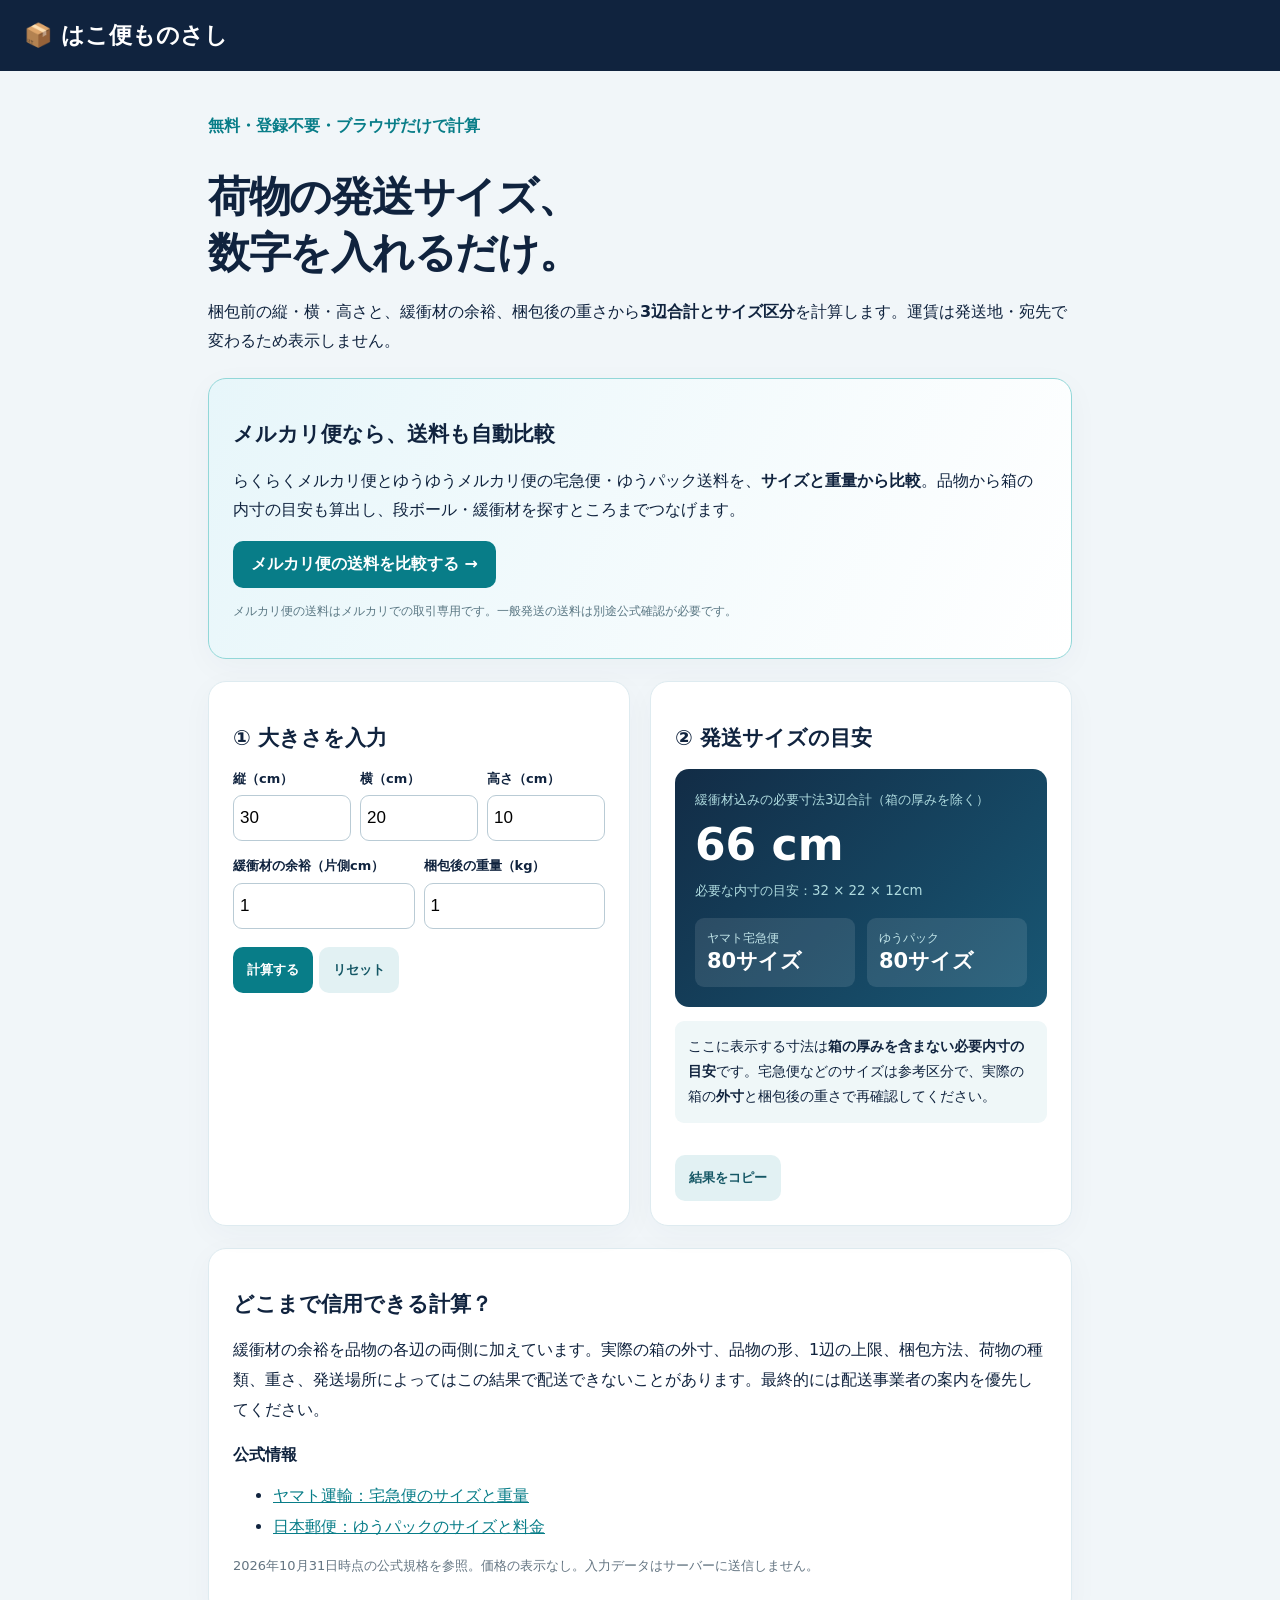
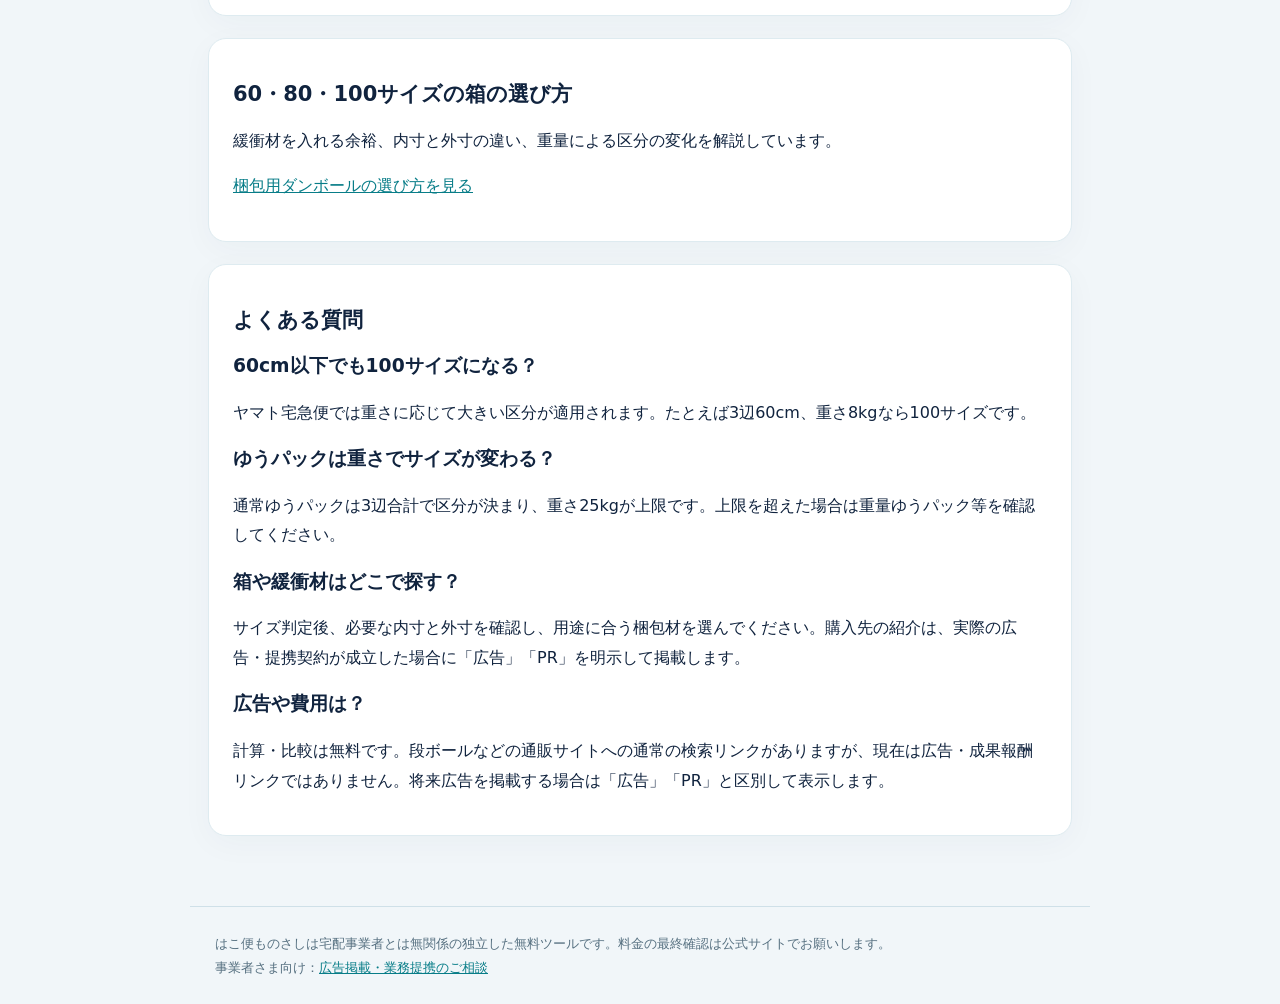
<file: index.html>
<!doctype html>
<html lang="ja"><head><meta charset="utf-8"><meta name="viewport" content="width=device-width,initial-scale=1">
<title>梱包サイズ計算・メルカリ送料比較｜はこ便ものさし</title>
<meta name="description" content="宅急便・ゆうパックの発送サイズを、縦・横・高さと重量から無料計算。メルカリ便の送料比較、ネコポス・ゆうパケット・段ボールの選び方まで。登録不要。">
<meta name="theme-color" content="#10233e"><link rel="canonical" href="https://hakopita-m84e27.deed.page/"><meta property="og:url" content="https://hakopita-m84e27.deed.page/"><meta property="og:title" content="はこ便ものさし｜梱包サイズの無料計算">
<style>
*{box-sizing:border-box}body{margin:0;background:#f1f6f9;color:#10233e;font:16px system-ui,-apple-system,"Hiragino Kaku Gothic ProN",sans-serif}
header{background:#10233e;color:white;padding:20px 24px;font-size:23px;font-weight:800}main{max-width:900px;margin:0 auto;padding:24px 18px 70px}
h1{font-size:clamp(27px,5vw,42px);letter-spacing:-.03em;margin-bottom:10px}h2{font-size:21px}p{line-height:1.85}
.grid{display:grid;grid-template-columns:1fr 1fr;gap:20px}.card{background:#fff;border:1px solid #deebf0;border-radius:18px;padding:24px;box-shadow:0 8px 32px #12324a09}
.fields{display:grid;grid-template-columns:repeat(3,1fr);gap:9px}.fields.two{grid-template-columns:1fr 1fr;margin-top:15px}
label{font-weight:700;font-size:13px;display:block;line-height:1.5;margin-bottom:7px}
input{width:100%;font-size:17px;padding:12px 6px;border:1px solid #b9cbd5;border-radius:9px}
button{padding:14px;border:0;border-radius:10px;background:#087d88;color:white;font-weight:800;cursor:pointer;margin:18px 6px 0 0;min-height:45px}
button.secondary{color:#155765;background:#e2f1f3}
.result{padding:20px;border-radius:14px;background:linear-gradient(135deg,#122c46,#185774);color:white}
.result small{color:#afdbdf}.big{font-size:44px;font-weight:900;margin:10px 0}
.sizes{display:grid;grid-template-columns:1fr 1fr;gap:12px}.size{background:#ffffff1a;border-radius:9px;padding:12px}
.size span{display:block;font-size:12px;color:#c3e6ea}.size strong{font-size:21px}
.note{font-size:14px;background:#eff7f8;padding:13px;border-radius:9px;line-height:1.8}
a{color:#087d88}li{margin:10px 0}footer{max-width:900px;margin:auto;padding:25px;border-top:1px solid #cfe0e8;color:#567080;font-size:13px;line-height:1.8}
#error{color:#bc3547;min-height:20px}
@media(max-width:700px){.grid{grid-template-columns:1fr}.card{padding:18px}input{font-size:16px}}
</style><meta property="og:site_name" content="はこ便ものさし">
<script type="application/ld+json">{"@context":"https://schema.org","@type":"WebSite","name":"はこ便ものさし","url":"https://hakopita-m84e27.deed.page/","inLanguage":"ja"}</script>
</head><body>
<header>📦 はこ便ものさし</header>
<main><p style="color:#087d88;font-weight:800">無料・登録不要・ブラウザだけで計算</p>
<h1>荷物の発送サイズ、<br>数字を入れるだけ。</h1>
<p>梱包前の縦・横・高さと、緩衝材の余裕、梱包後の重さから<strong>3辺合計とサイズ区分</strong>を計算します。運賃は発送地・宛先で変わるため表示しません。</p>
<section class="card" style="margin:22px 0;border-color:#92d7d8;background:linear-gradient(115deg,#e7f6fa,#fff)">
<h2>メルカリ便なら、送料も自動比較</h2>
<p>らくらくメルカリ便とゆうゆうメルカリ便の宅急便・ゆうパック送料を、<strong>サイズと重量から比較</strong>。品物から箱の内寸の目安も算出し、段ボール・緩衝材を探すところまでつなげます。</p>
<a href="/compare.html" style="display:inline-block;background:#087d88;color:white;padding:13px 18px;border-radius:10px;font-weight:800;text-decoration:none">メルカリ便の送料を比較する →</a>
<p style="color:#5a7783;font-size:12px">メルカリ便の送料はメルカリでの取引専用です。一般発送の送料は別途公式確認が必要です。</p>
</section>
<div class="grid">
<section class="card"><h2>① 大きさを入力</h2><form id="form">
<div class="fields">
<div><label for="length">縦（cm）</label><input id="length" type="number" step="0.1" value="30" min="0.1" required></div>
<div><label for="width">横（cm）</label><input id="width" type="number" step="0.1" value="20" min="0.1" required></div>
<div><label for="height">高さ（cm）</label><input id="height" type="number" step="0.1" value="10" min="0.1" required></div>
</div><div class="fields two">
<div><label for="pad">緩衝材の余裕（片側cm）</label><input id="pad" type="number" step="0.1" min="0" value="1" required></div>
<div><label for="weight">梱包後の重量（kg）</label><input id="weight" type="number" step="0.1" min="0.01" value="1" required></div>
</div><button type="submit">計算する</button><button type="button" class="secondary" id="reset">リセット</button>
<p id="error" role="alert"></p></form></section>
<section class="card"><h2>② 発送サイズの目安</h2><div class="result">
<small>緩衝材込みの必要寸法3辺合計（箱の厚みを除く）</small><div id="sum" class="big">— cm</div><small id="dim">必要な内寸の目安：—</small>
<div class="sizes" style="margin-top:18px">
<div class="size"><span>ヤマト宅急便</span><strong id="yamato">—</strong></div>
<div class="size"><span>ゆうパック</span><strong id="japanpost">—</strong></div>
</div></div><p class="note">ここに表示する寸法は<strong>箱の厚みを含まない必要内寸の目安</strong>です。宅急便などのサイズは参考区分で、実際の箱の<strong>外寸</strong>と梱包後の重さで再確認してください。</p>
<button type="button" id="copy" class="secondary">結果をコピー</button></section></div>
<section id="sponsorSection" class="card" style="margin-top:22px" hidden aria-label="広告・スポンサー"><h2>広告・PR</h2><div id="sponsorItems"></div><p style="font-size:12px;color:#5a7280">この欄は有料掲載です。配送事業者の公式推奨を意味しません。</p></section>
<section class="card" style="margin-top:22px"><h2>どこまで信用できる計算？</h2>
<p>緩衝材の余裕を品物の各辺の両側に加えています。実際の箱の外寸、品物の形、1辺の上限、梱包方法、荷物の種類、重さ、発送場所によってはこの結果で配送できないことがあります。最終的には配送事業者の案内を優先してください。</p>
<p><strong>公式情報</strong></p><ul>
<li><a href="https://www.kuronekoyamato.co.jp/ytc/customer/send/search/payment/size/">ヤマト運輸：宅急便のサイズと重量</a></li>
<li><a href="https://www.post.japanpost.jp/service/send/domestic/delivery/yu-pack/">日本郵便：ゆうパックのサイズと料金</a></li>
</ul><p style="color:#647582;font-size:13px">2026年10月31日時点の公式規格を参照。価格の表示なし。入力データはサーバーに送信しません。</p></section>
<section class="card" style="margin-top:22px"><h2>60・80・100サイズの箱の選び方</h2><p>緩衝材を入れる余裕、内寸と外寸の違い、重量による区分の変化を解説しています。</p><p><a href="/box-guide.html">梱包用ダンボールの選び方を見る</a></p></section>
<section class="card" style="margin-top:22px"><h2>よくある質問</h2>
<h3>60cm以下でも100サイズになる？</h3><p>ヤマト宅急便では重さに応じて大きい区分が適用されます。たとえば3辺60cm、重さ8kgなら100サイズです。</p>
<h3>ゆうパックは重さでサイズが変わる？</h3><p>通常ゆうパックは3辺合計で区分が決まり、重さ25kgが上限です。上限を超えた場合は重量ゆうパック等を確認してください。</p>
<h3>箱や緩衝材はどこで探す？</h3><p>サイズ判定後、必要な内寸と外寸を確認し、用途に合う梱包材を選んでください。購入先の紹介は、実際の広告・提携契約が成立した場合に「広告」「PR」を明示して掲載します。</p>
<h3>広告や費用は？</h3><p>計算・比較は無料です。段ボールなどの通販サイトへの通常の検索リンクがありますが、現在は広告・成果報酬リンクではありません。将来広告を掲載する場合は「広告」「PR」と区別して表示します。</p>
</section>
</main><footer>はこ便ものさしは宅配事業者とは無関係の独立した無料ツールです。料金の最終確認は公式サイトでお願いします。<br>
事業者さま向け：<a href="/advertise.html">広告掲載・業務提携のご相談</a></footer>
<script type="module">
import {classify} from './calc.mjs';
import {visibleSponsors} from './sponsors.mjs';
const $=id=>document.getElementById(id);let copyText='';
function update(){
 try{
 const keys=['length','width','height','pad','weight'];const vals=Object.fromEntries(keys.map(k=>[k,Number($(k).value)]));
 const r=classify(vals), format=n=>Number(n.toFixed(1)).toLocaleString('ja-JP');
 $('sum').textContent=format(r.sum)+' cm';$('dim').textContent='必要な内寸の目安：'+r.dimensions.map(format).join(' × ')+'cm';
 $('yamato').textContent=r.yamato?r.yamato+'サイズ':'規格外の可能性';
 $('japanpost').textContent=r.japanpost?r.japanpost+'サイズ':'通常規格外';
 $('error').textContent='';
 copyText='はこ便ものさし：3辺'+format(r.sum)+'cm、宅急便'+(r.yamato??'対象外')+'、ゆうパック'+(r.japanpost??'対象外');
 }catch(e){$('error').textContent=e.message;$('sum').textContent='— cm';$('dim').textContent='—';$('yamato').textContent='—';$('japanpost').textContent='—';copyText=''}
}
$('form').addEventListener('input',update);
$('form').addEventListener('submit',e=>{e.preventDefault();update()});
$('reset').addEventListener('click',()=>{$('form').reset();update()});
$('copy').addEventListener('click',async()=>{if(!copyText)return;try{await navigator.clipboard.writeText(copyText);$('copy').textContent='コピーしました'}catch{$('copy').textContent='コピーに失敗しました'}setTimeout(()=>$('copy').textContent='結果をコピー',1800)});
const approved=visibleSponsors();
if(approved.length){
 const wrap=$('sponsorItems');
 for(const item of approved){
   const a=document.createElement('a');
   a.href=item.href;
   a.target='_blank'; a.rel='sponsored noopener noreferrer';
   a.textContent=item.label;
   a.style.cssText='display:block;padding:13px;margin:9px 0;background:#edf7f8;border:1px solid #cee4e8;border-radius:8px;';
   wrap.appendChild(a);
 }
 $('sponsorSection').hidden=false;
}
update();
</script></body></html>
</file>
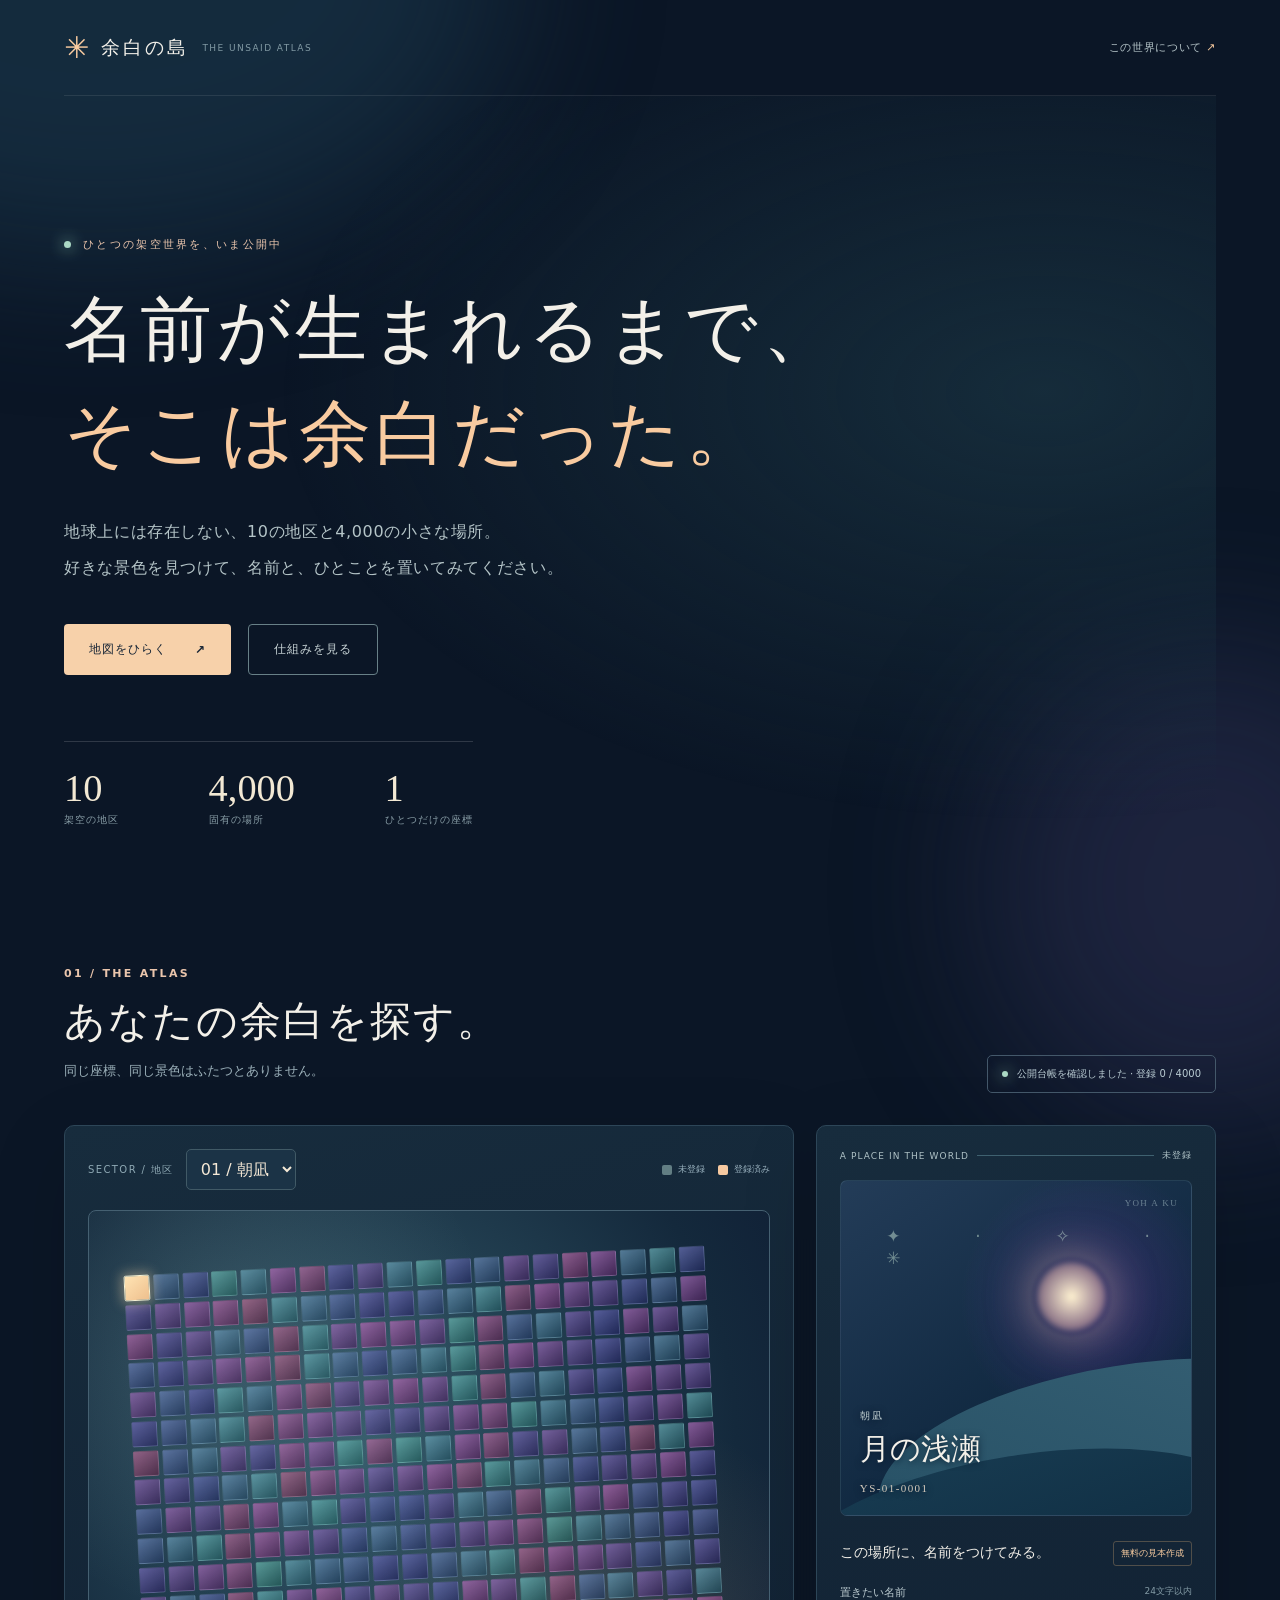
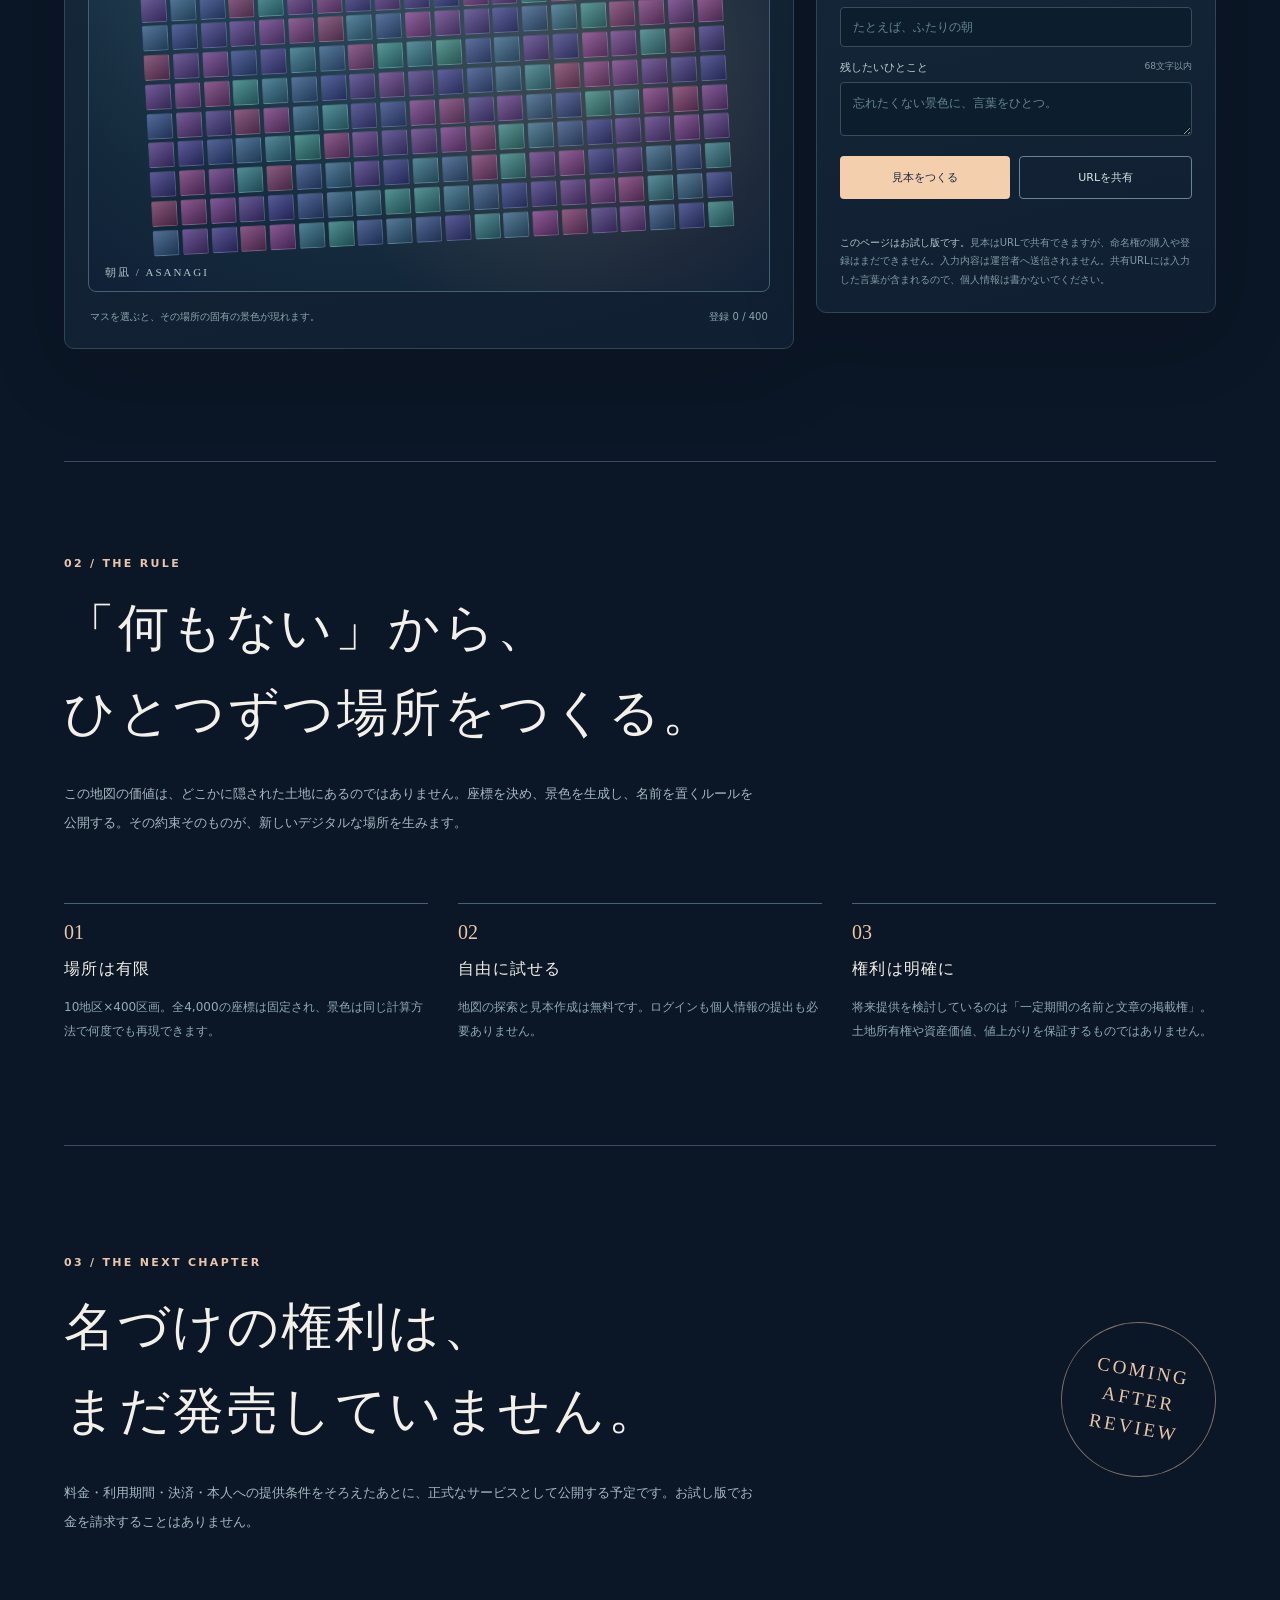
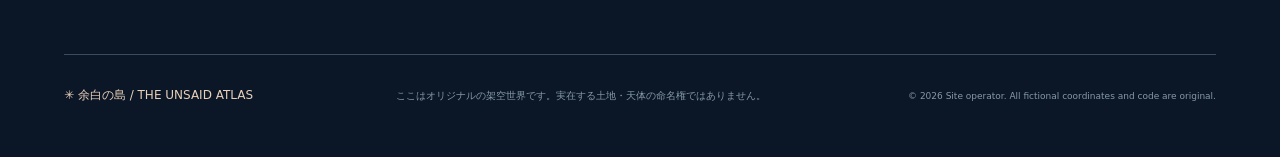
<file: yohaku/index.html>
<!doctype html>
<html lang="ja">
<head>
<meta charset="utf-8">
<meta name="viewport" content="width=device-width,initial-scale=1">
<meta name="theme-color" content="#0b1626">
<meta name="description" content="余白の島。まだ名前のない4,000の架空の場所から、ひとつの景色を見つけて言葉を添える。ログイン不要でお試しできる、オリジナルのデジタル地図です。">
<title>余白の島 — 名前が生まれるまで、そこは余白だった。</title>
<link rel="canonical" href="https://hakopita-m84e27.deed.page/yohaku/index.html">
<link rel="stylesheet" href="./style.css">
</head>
<body>
<div class="glow glow-a" aria-hidden="true"></div><div class="glow glow-b" aria-hidden="true"></div>
<div class="page">
<header class="topbar">
 <a class="logo" href="./index.html"><span class="logo-mark">✳</span> 余白の島 <small>THE UNSAID ATLAS</small></a>
 <a class="top-link" href="#how">この世界について <span aria-hidden="true">↗</span></a>
</header>
<main>
<section class="hero">
 <div class="eyebrow"><span class="beacon"></span> ひとつの架空世界を、いま公開中</div>
 <h1>名前が生まれるまで、<br><em>そこは余白だった。</em></h1>
 <p class="lead">地球上には存在しない、10の地区と4,000の小さな場所。<br>好きな景色を見つけて、名前と、ひとことを置いてみてください。</p>
 <div class="hero-actions"><a class="primary" href="#atlas">地図をひらく <span aria-hidden="true">↗</span></a><a class="ghost" href="#how">仕組みを見る</a></div>
 <div class="hero-stats"><div><b>10</b><small>架空の地区</small></div><div><b>4,000</b><small>固有の場所</small></div><div><b>1</b><small>ひとつだけの座標</small></div></div>
</section>
<section id="atlas" class="atlas-wrap">
 <div class="section-head"><div><span class="kicker">01 / THE ATLAS</span><h2>あなたの余白を探す。</h2><p>同じ座標、同じ景色はふたつとありません。</p></div><div class="mode"><span class="beacon"></span> <span id="ledger-status" role="status">公開台帳を確認中…</span></div></div>
 <div class="atlas-layout">
  <div class="map-card">
   <div class="map-toolbar"><div class="map-title"><small>SECTOR / 地区</small><select id="zone" aria-label="地区を選択"></select></div><div class="legend"><span class="legend-open"></span>未登録 <span class="legend-registered"></span>登録済み</div></div>
   <div class="map-frame"><div class="map-haze" aria-hidden="true"></div><div id="map" class="map" role="group" aria-label="架空の地図、20列×20行"></div><div class="map-label" id="map-label">朝凪 / ASANAGI</div></div>
   <p class="map-foot">マスを選ぶと、その場所の固有の景色が現れます。<span id="count" aria-live="polite"></span></p>
  </div>
  <aside class="detail">
    <div class="detail-eyebrow">A PLACE IN THE WORLD <span class="line"></span> <span id="place-status">確認中</span></div>
    <div id="scene-card" class="scene-card"><div class="scene-stars" aria-hidden="true">✦　·　✧　·　✳</div><div class="scene-visual"><span class="sun"></span><span class="mountain back"></span><span class="mountain front"></span></div><div class="scene-card-copy"><small id="scene-region">朝凪</small><h3 id="scene-name">星砂の海岸</h3><span id="scene-id">YS-01-0001</span></div><span class="scene-watermark">YOH A KU</span></div>
    <div id="current-owner" class="current-owner" hidden><strong id="owner-name"></strong><p id="owner-wish"></p><small id="owner-term"></small></div>
    <div id="preview-box">
     <div class="form-intro"><strong>この場所に、名前をつけてみる。</strong><span>無料の見本作成</span></div>
     <label for="name">置きたい名前 <small>24文字以内</small></label><input id="name" maxlength="24" placeholder="たとえば、ふたりの朝" autocomplete="off">
     <label for="wish">残したいひとこと <small>68文字以内</small></label><textarea id="wish" maxlength="68" rows="2" placeholder="忘れたくない景色に、言葉をひとつ。"></textarea>
     <div class="buttons"><button class="btn-main" id="preview" type="button">見本をつくる</button><button class="btn-sub" id="share" type="button">URLを共有</button></div>
     <p id="feedback" class="feedback" role="status" aria-live="polite"></p>
     <p class="notice"><strong>このページはお試し版です。</strong>見本はURLで共有できますが、命名権の購入や登録はまだできません。入力内容は運営者へ送信されません。共有URLには入力した言葉が含まれるので、個人情報は書かないでください。</p>
    </div>
  </aside>
 </div>
</section>
<section class="statement" id="how">
  <div class="statement-lead"><span class="kicker">02 / THE RULE</span><h2>「何もない」から、<br>ひとつずつ場所をつくる。</h2><p>この地図の価値は、どこかに隠された土地にあるのではありません。座標を決め、景色を生成し、名前を置くルールを公開する。その約束そのものが、新しいデジタルな場所を生みます。</p></div>
  <div class="rules"><div><b>01</b><h3>場所は有限</h3><p>10地区×400区画。全4,000の座標は固定され、景色は同じ計算方法で何度でも再現できます。</p></div><div><b>02</b><h3>自由に試せる</h3><p>地図の探索と見本作成は無料です。ログインも個人情報の提出も必要ありません。</p></div><div><b>03</b><h3>権利は明確に</h3><p>将来提供を検討しているのは「一定期間の名前と文章の掲載権」。土地所有権や資産価値、値上がりを保証するものではありません。</p></div></div>
</section>
<section class="future">
 <div><span class="kicker">03 / THE NEXT CHAPTER</span><h2>名づけの権利は、<br>まだ発売していません。</h2><p>料金・利用期間・決済・本人への提供条件をそろえたあとに、正式なサービスとして公開する予定です。お試し版でお金を請求することはありません。</p></div>
 <span class="future-seal">COMING<br>AFTER<br>REVIEW</span>
</section>
</main>
<footer><span>✳ 余白の島 / THE UNSAID ATLAS</span><span>ここはオリジナルの架空世界です。実在する土地・天体の命名権ではありません。</span><small>© 2026 Site operator. All fictional coordinates and code are original.</small></footer>
</div>
<script type="module" src="./app.mjs"></script>
</body>
</html>
</file>
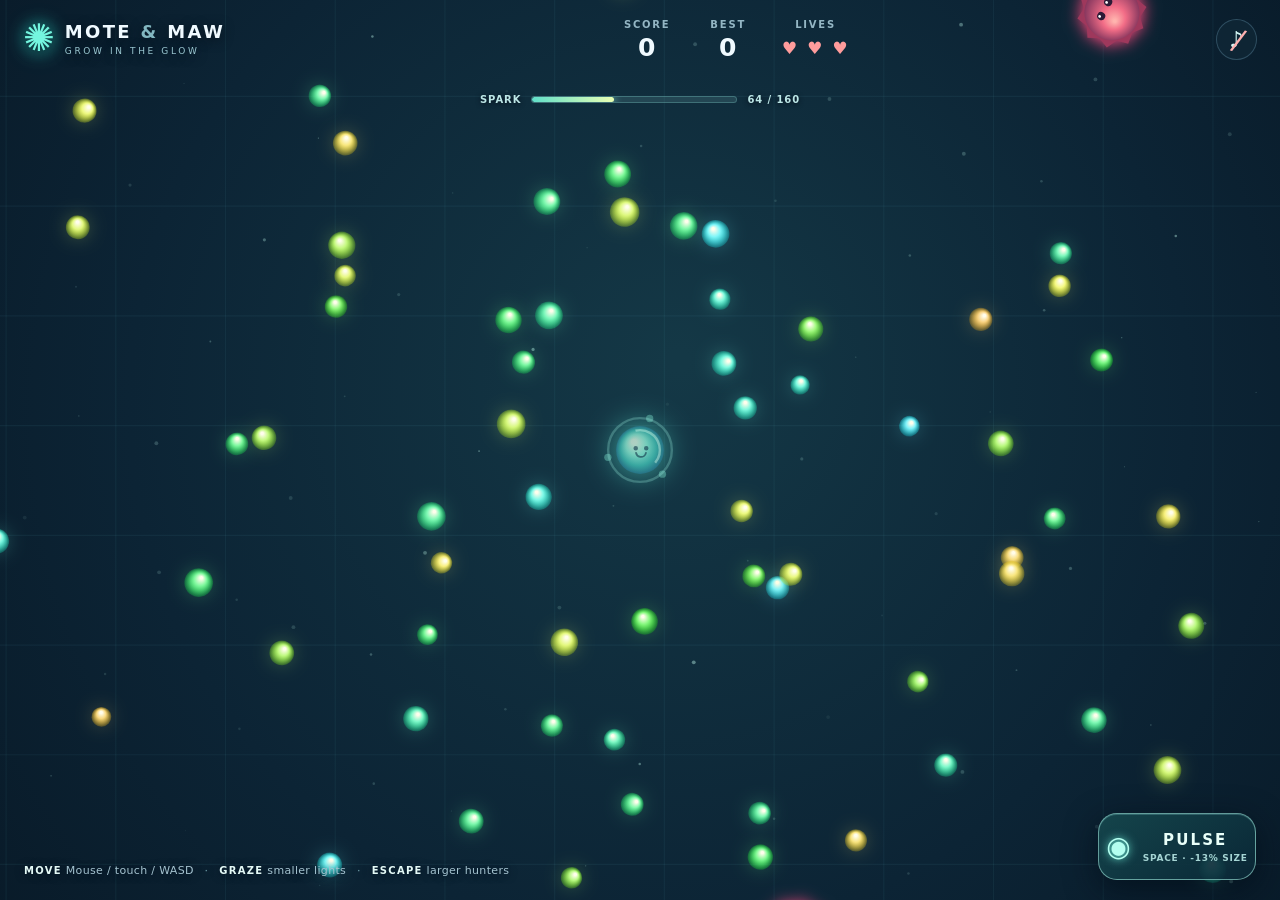
<file: games/mote-and-maw/index.html>
<!doctype html>
<html lang="en">
<head>
  <meta charset="utf-8">
  <meta name="viewport" content="width=device-width,initial-scale=1,viewport-fit=cover,user-scalable=no">
  <meta name="theme-color" content="#091422">
  <meta name="description" content="Mote & Maw: an original free, one-finger arcade game. Graze tiny lights, outgrow the hunters, and pulse your way to a brilliant bloom.">
  <title>Mote & Maw — Grow in the Glow</title>
  <link rel="stylesheet" href="style.css">
</head>
<body>
  <main id="game" aria-label="Mote and Maw arcade game">
    <canvas id="scene" aria-label="Game field: move to absorb smaller lights and avoid larger hunters"></canvas>
    <header class="hud">
      <div class="identity"><div class="symbol" aria-hidden="true">✺</div><div><strong>MOTE <span>&amp;</span> MAW</strong><small>GROW IN THE GLOW</small></div></div>
      <div class="stats"><div class="stat"><small>SCORE</small><b id="score">0</b></div><div class="stat"><small>BEST</small><b id="best">0</b></div><div class="stat health"><small>LIVES</small><b id="hearts" aria-label="3 lives">♥ ♥ ♥</b></div></div>
      <button class="sound" id="sound" type="button" aria-label="Turn sound on" title="Toggle sound">♪<span class="slash">/</span></button>
    </header>
    <div class="growth" aria-label="Growth progress"><span id="stage">SPARK</span><div class="growth-track"><i id="growth-fill"></i></div><span id="mass">64 / 160</span></div>
    <div class="bottom"><div class="hint" id="hint"><strong>MOVE</strong> Mouse / touch / WASD <span>·</span> <strong>GRAZE</strong> smaller lights <span>·</span> <strong>ESCAPE</strong> larger hunters</div><button id="pulse" type="button" aria-label="Pulse to repel hunters, costs some of your size"><span class="pulse-icon">◉</span><span>PULSE<small id="cooldown">SPACE · -13% SIZE</small></span></button></div>
    <section id="result" class="result" hidden aria-live="polite"><div class="card"><div class="result-star">✺</div><p class="eyebrow" id="outcome">THE TIDE RESTS</p><h1 id="result-title">One more glow?</h1><p id="result-detail">Every little light matters.</p><div class="result-stats"><div><small>FINAL SCORE</small><b id="final-score">0</b></div><div><small>BEST</small><b id="final-best">0</b></div></div><button id="restart" type="button">DRIFT AGAIN <span>↗</span></button><small class="subtle">Move with mouse, touch or arrow keys. Press SPACE to pulse.</small></div></section>
    <div id="toast" role="status" aria-live="polite"></div>
  </main>
  <script type="module" src="game.mjs"></script>
</body>
</html>
</file>
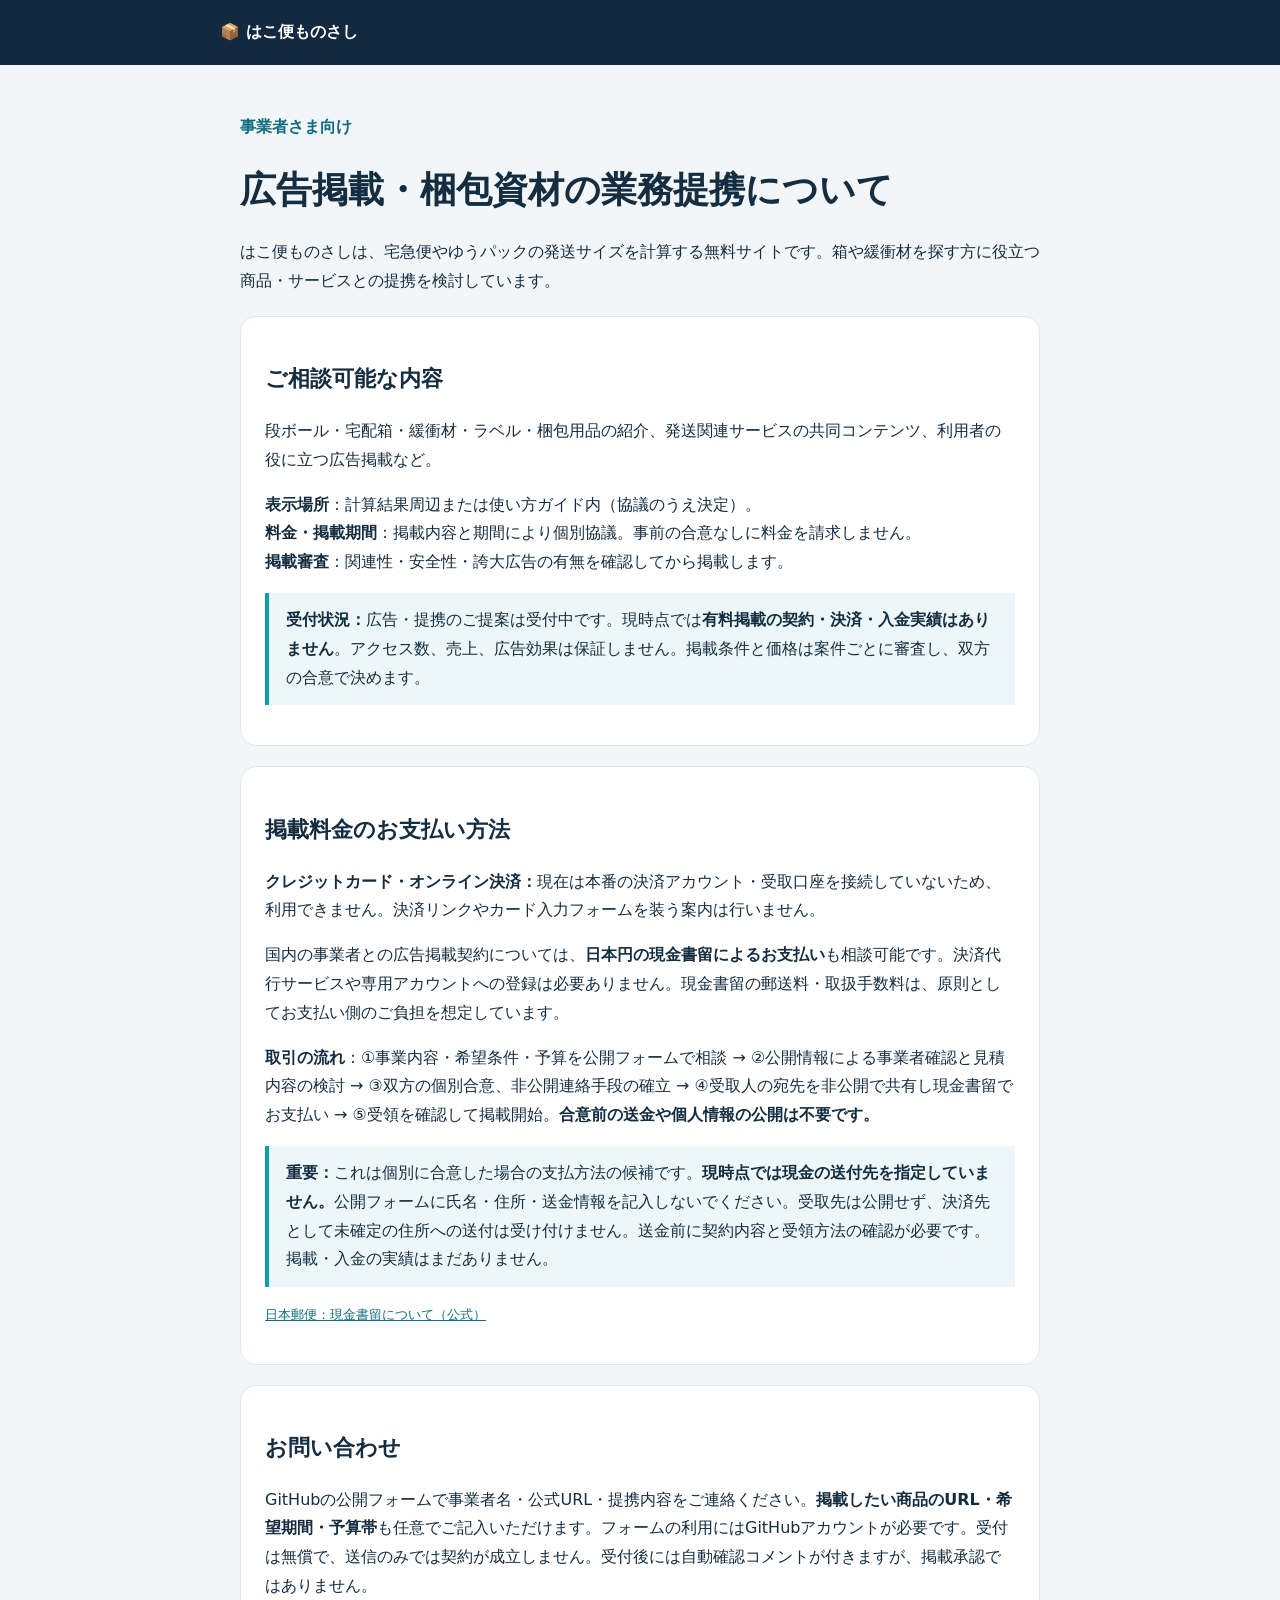
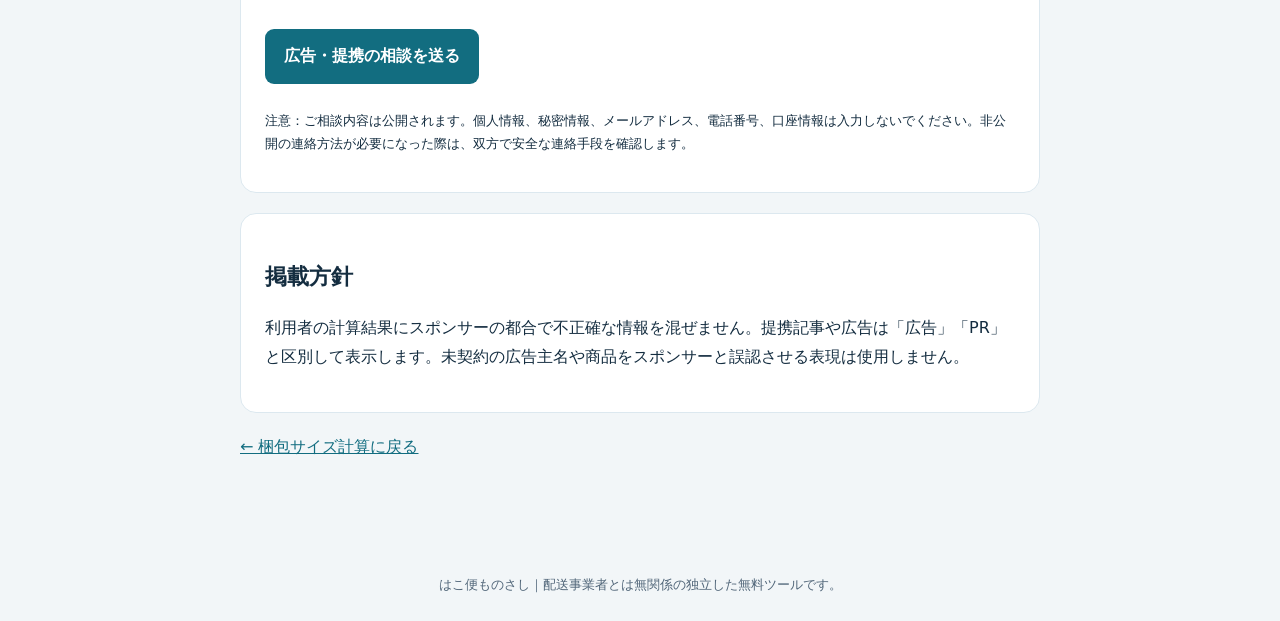
<file: advertise.html>
<!doctype html><html lang="ja"><head><meta charset="utf-8"><meta name="viewport" content="width=device-width,initial-scale=1">
<title>広告掲載・業務提携のご相談｜はこ便ものさし</title>
<meta name="description" content="はこ便ものさしでは梱包資材・段ボール・発送サービスの事業者さまからの広告掲載や業務提携のご相談を受け付けています。">
<link rel="canonical" href="https://hakopita-m84e27.deed.page/advertise.html">
<style>*{box-sizing:border-box}body{margin:0;background:#f2f6f8;color:#142d40;font-family:system-ui,-apple-system,'Hiragino Kaku Gothic ProN',sans-serif;line-height:1.8}header{background:#132940;color:#fff;padding:18px max(20px,calc((100vw - 840px)/2));font-weight:800}header a{color:#fff;text-decoration:none}main{max-width:840px;margin:auto;padding:32px 20px 70px}h1{font-size:clamp(27px,5vw,36px);line-height:1.35}h2{font-size:22px}section{background:white;padding:24px;border-radius:16px;margin:20px 0;border:1px solid #dce8ef}.button{display:inline-block;padding:13px 19px;background:#126d80;color:white;text-decoration:none;border-radius:9px;font-weight:800;margin:12px 0}.note{background:#edf7f9;border-left:4px solid #0d9fac;padding:13px 17px}footer{padding:25px;text-align:center;font-size:13px;color:#516679}a{color:#126d80}</style><meta property="og:site_name" content="はこ便ものさし">
</head><body>
<header><a href="/">📦 はこ便ものさし</a></header><main>
<p style="color:#116b80;font-weight:800">事業者さま向け</p>
<h1>広告掲載・梱包資材の業務提携について</h1>
<p>はこ便ものさしは、宅急便やゆうパックの発送サイズを計算する無料サイトです。箱や緩衝材を探す方に役立つ商品・サービスとの提携を検討しています。</p>
<section><h2>ご相談可能な内容</h2>
<p>段ボール・宅配箱・緩衝材・ラベル・梱包用品の紹介、発送関連サービスの共同コンテンツ、利用者の役に立つ広告掲載など。</p>
<p><strong>表示場所</strong>：計算結果周辺または使い方ガイド内（協議のうえ決定）。<br>
<strong>料金・掲載期間</strong>：掲載内容と期間により個別協議。事前の合意なしに料金を請求しません。<br>
<strong>掲載審査</strong>：関連性・安全性・誇大広告の有無を確認してから掲載します。</p>
<p class="note"><strong>受付状況：</strong>広告・提携のご提案は受付中です。現時点では<strong>有料掲載の契約・決済・入金実績はありません</strong>。アクセス数、売上、広告効果は保証しません。掲載条件と価格は案件ごとに審査し、双方の合意で決めます。</p>
</section>
<section><h2>掲載料金のお支払い方法</h2>
<p><strong>クレジットカード・オンライン決済：</strong>現在は本番の決済アカウント・受取口座を接続していないため、利用できません。決済リンクやカード入力フォームを装う案内は行いません。</p>
<p>国内の事業者との広告掲載契約については、<strong>日本円の現金書留によるお支払い</strong>も相談可能です。決済代行サービスや専用アカウントへの登録は必要ありません。現金書留の郵送料・取扱手数料は、原則としてお支払い側のご負担を想定しています。</p>
<p><strong>取引の流れ</strong>：①事業内容・希望条件・予算を公開フォームで相談 → ②公開情報による事業者確認と見積内容の検討 → ③双方の個別合意、非公開連絡手段の確立 → ④受取人の宛先を非公開で共有し現金書留でお支払い → ⑤受領を確認して掲載開始。<strong>合意前の送金や個人情報の公開は不要です。</strong></p>
<p class="note"><strong>重要：</strong>これは個別に合意した場合の支払方法の候補です。<strong>現時点では現金の送付先を指定していません。</strong>公開フォームに氏名・住所・送金情報を記入しないでください。受取先は公開せず、決済先として未確定の住所への送付は受け付けません。送金前に契約内容と受領方法の確認が必要です。掲載・入金の実績はまだありません。</p>
<p style="font-size:13px"><a href="https://www.post.japanpost.jp/service/send/domestic/option/kakitome/" target="_blank" rel="noopener noreferrer">日本郵便：現金書留について（公式）</a></p>
</section>
<section><h2>お問い合わせ</h2>
<p>GitHubの公開フォームで事業者名・公式URL・提携内容をご連絡ください。<strong>掲載したい商品のURL・希望期間・予算帯</strong>も任意でご記入いただけます。フォームの利用にはGitHubアカウントが必要です。受付は無償で、送信のみでは契約が成立しません。受付後には自動確認コメントが付きますが、掲載承認ではありません。</p>
<a class="button" href="https://github.com/sugae-code/ecsite/issues/new?template=sponsor.yml" target="_blank" rel="noopener noreferrer">広告・提携の相談を送る</a>
<p style="font-size:13px">注意：ご相談内容は公開されます。個人情報、秘密情報、メールアドレス、電話番号、口座情報は入力しないでください。非公開の連絡方法が必要になった際は、双方で安全な連絡手段を確認します。</p>
</section>
<section><h2>掲載方針</h2><p>利用者の計算結果にスポンサーの都合で不正確な情報を混ぜません。提携記事や広告は「広告」「PR」と区別して表示します。未契約の広告主名や商品をスポンサーと誤認させる表現は使用しません。</p></section>
<p><a href="/">← 梱包サイズ計算に戻る</a></p></main>
<footer>はこ便ものさし｜配送事業者とは無関係の独立した無料ツールです。</footer></body></html>
</file>
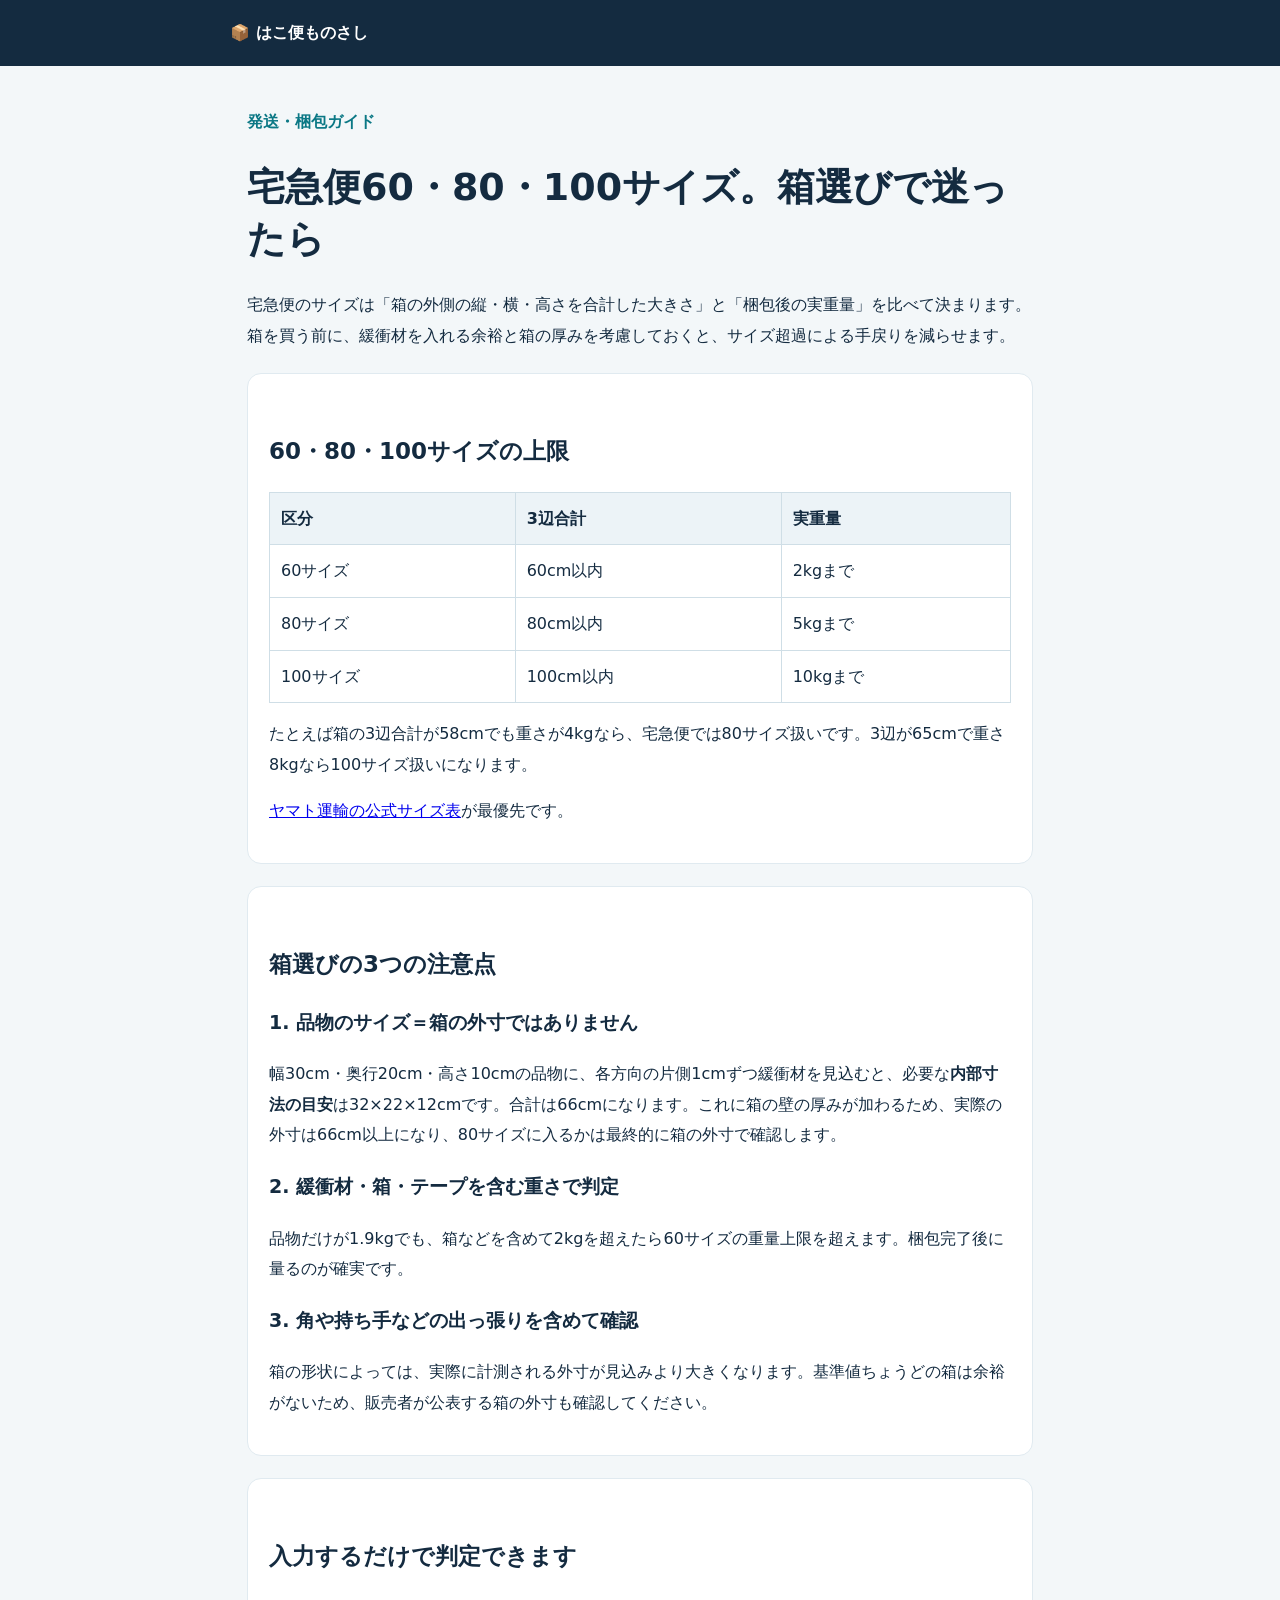
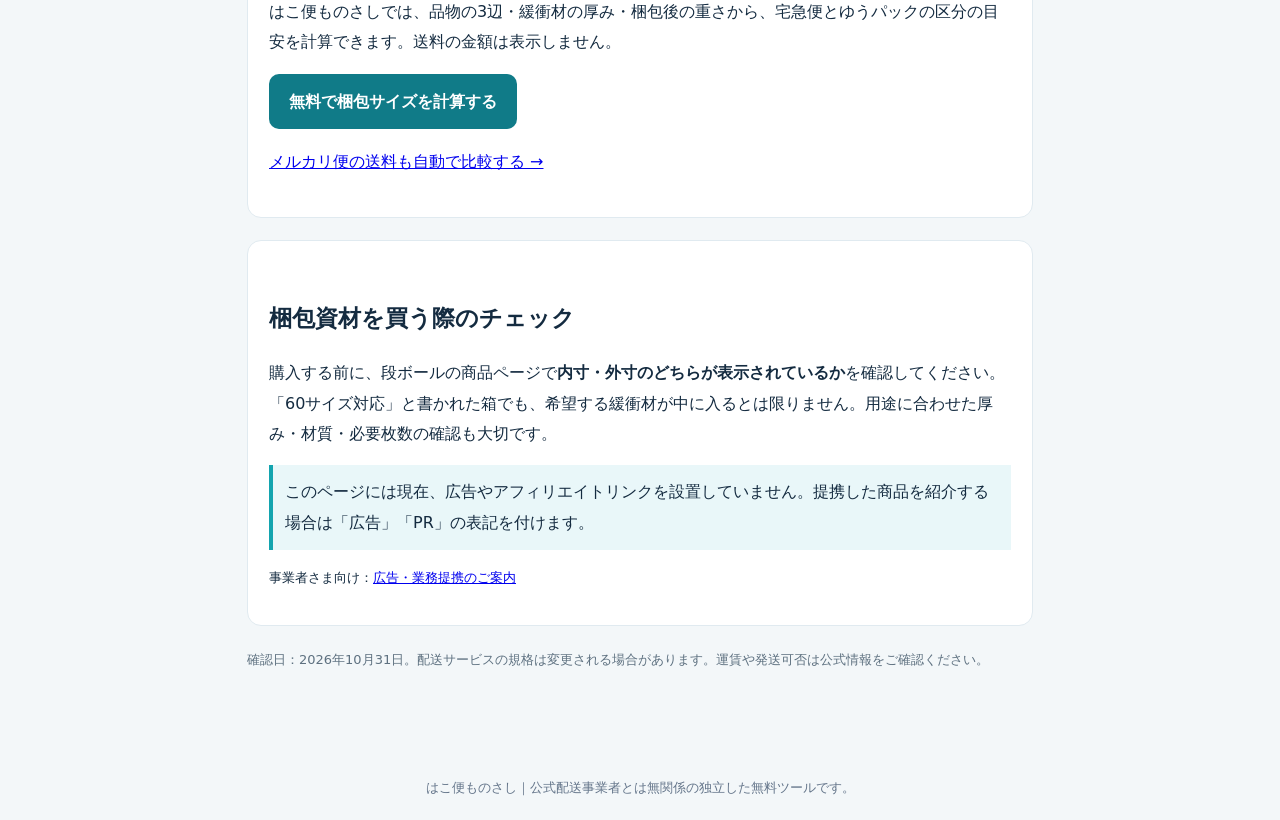
<file: box-guide.html>
<!doctype html><html lang="ja"><head><meta charset="utf-8"><meta name="viewport" content="width=device-width,initial-scale=1">
<title>宅急便60・80・100サイズの箱の選び方｜緩衝材と重量も計算｜はこ便ものさし</title>
<meta name="description" content="宅急便60・80・100サイズの違いは3辺合計だけでなく重さも重要。梱包前の寸法から余裕を見込んだ箱選びと計算例を解説。">
<link rel="canonical" href="https://hakopita-m84e27.deed.page/box-guide.html">
<meta property="og:title" content="宅急便60・80・100サイズの箱の選び方｜はこ便ものさし">
<style>*{box-sizing:border-box}body{margin:0;color:#142b40;background:#f3f7f9;font-family:system-ui,-apple-system,"Hiragino Kaku Gothic ProN",sans-serif;line-height:1.85}
header{background:#142b40;color:white;padding:18px max(16px,calc((100vw - 820px)/2))}
header a{color:white;text-decoration:none;font-weight:800}
main{max-width:820px;margin:auto;padding:25px 17px 70px}h1{font-size:clamp(26px,5vw,38px);line-height:1.35}
h2{font-size:23px;margin-top:35px}h3{font-size:19px}p,li{line-height:1.9}
section{background:white;border:1px solid #e0eaf0;border-radius:14px;padding:21px;margin:22px 0}
table{border-collapse:collapse;width:100%}th,td{padding:11px;border:1px solid #cfdee6;text-align:left}th{background:#ecf3f7}
.cta{display:inline-block;background:#107b88;color:white;text-decoration:none;padding:13px 20px;border-radius:10px;font-weight:800}
.note{border-left:4px solid #13a4af;background:#e9f7f9;padding:12px}footer{padding:20px;text-align:center;font-size:13px;color:#64758a}
@media(max-width:500px){section{padding:14px}th,td{font-size:14px;padding:7px}}
</style><meta property="og:site_name" content="はこ便ものさし">
</head><body><header><a href="/">📦 はこ便ものさし</a></header><main>
<p style="color:#0b7885;font-weight:800">発送・梱包ガイド</p>
<h1>宅急便60・80・100サイズ。箱選びで迷ったら</h1>
<p>宅急便のサイズは「箱の外側の縦・横・高さを合計した大きさ」と「梱包後の実重量」を比べて決まります。箱を買う前に、緩衝材を入れる余裕と箱の厚みを考慮しておくと、サイズ超過による手戻りを減らせます。</p>
<section><h2>60・80・100サイズの上限</h2>
<table><thead><tr><th>区分</th><th>3辺合計</th><th>実重量</th></tr></thead><tbody>
<tr><td>60サイズ</td><td>60cm以内</td><td>2kgまで</td></tr>
<tr><td>80サイズ</td><td>80cm以内</td><td>5kgまで</td></tr>
<tr><td>100サイズ</td><td>100cm以内</td><td>10kgまで</td></tr>
</tbody></table>
<p>たとえば箱の3辺合計が58cmでも重さが4kgなら、宅急便では80サイズ扱いです。3辺が65cmで重さ8kgなら100サイズ扱いになります。</p>
<p><a href="https://www.kuronekoyamato.co.jp/ytc/customer/send/search/payment/size/" target="_blank" rel="noopener noreferrer">ヤマト運輸の公式サイズ表</a>が最優先です。</p></section>
<section><h2>箱選びの3つの注意点</h2>
<h3>1. 品物のサイズ＝箱の外寸ではありません</h3>
<p>幅30cm・奥行20cm・高さ10cmの品物に、各方向の片側1cmずつ緩衝材を見込むと、必要な<strong>内部寸法の目安</strong>は32×22×12cmです。合計は66cmになります。これに箱の壁の厚みが加わるため、実際の外寸は66cm以上になり、80サイズに入るかは最終的に箱の外寸で確認します。</p>
<h3>2. 緩衝材・箱・テープを含む重さで判定</h3>
<p>品物だけが1.9kgでも、箱などを含めて2kgを超えたら60サイズの重量上限を超えます。梱包完了後に量るのが確実です。</p>
<h3>3. 角や持ち手などの出っ張りを含めて確認</h3>
<p>箱の形状によっては、実際に計測される外寸が見込みより大きくなります。基準値ちょうどの箱は余裕がないため、販売者が公表する箱の外寸も確認してください。</p>
</section>
<section><h2>入力するだけで判定できます</h2>
<p>はこ便ものさしでは、品物の3辺・緩衝材の厚み・梱包後の重さから、宅急便とゆうパックの区分の目安を計算できます。送料の金額は表示しません。</p>
<a class="cta" href="/">無料で梱包サイズを計算する</a><p style="margin:18px 0"><a href="/compare.html">メルカリ便の送料も自動で比較する →</a></p>
</section>
<section><h2>梱包資材を買う際のチェック</h2>
<p>購入する前に、段ボールの商品ページで<strong>内寸・外寸のどちらが表示されているか</strong>を確認してください。「60サイズ対応」と書かれた箱でも、希望する緩衝材が中に入るとは限りません。用途に合わせた厚み・材質・必要枚数の確認も大切です。</p>
<p class="note">このページには現在、広告やアフィリエイトリンクを設置していません。提携した商品を紹介する場合は「広告」「PR」の表記を付けます。</p>
<p style="font-size:13px">事業者さま向け：<a href="/advertise.html">広告・業務提携のご案内</a></p></section>
<p style="font-size:13px;color:#5e7180">確認日：2026年10月31日。配送サービスの規格は変更される場合があります。運賃や発送可否は公式情報をご確認ください。</p>
</main><footer>はこ便ものさし｜公式配送事業者とは無関係の独立した無料ツールです。</footer></body></html>
</file>
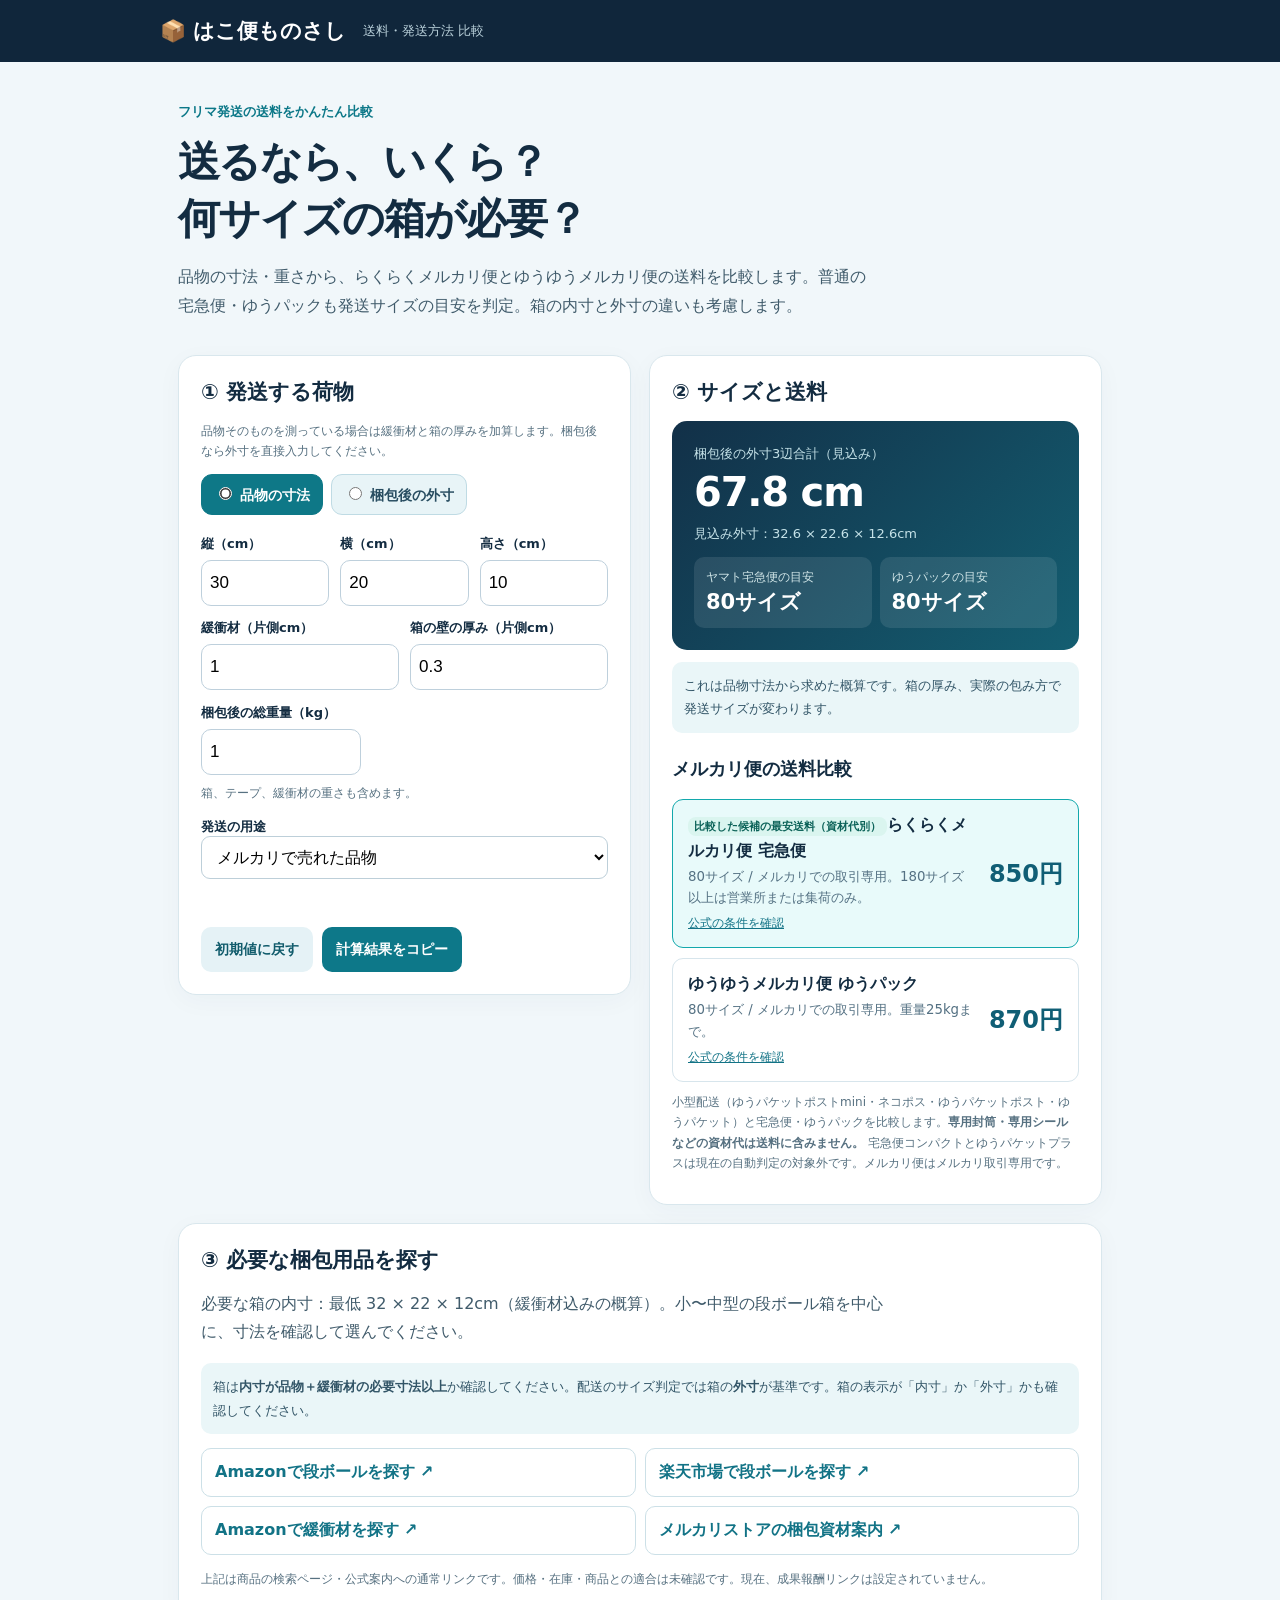
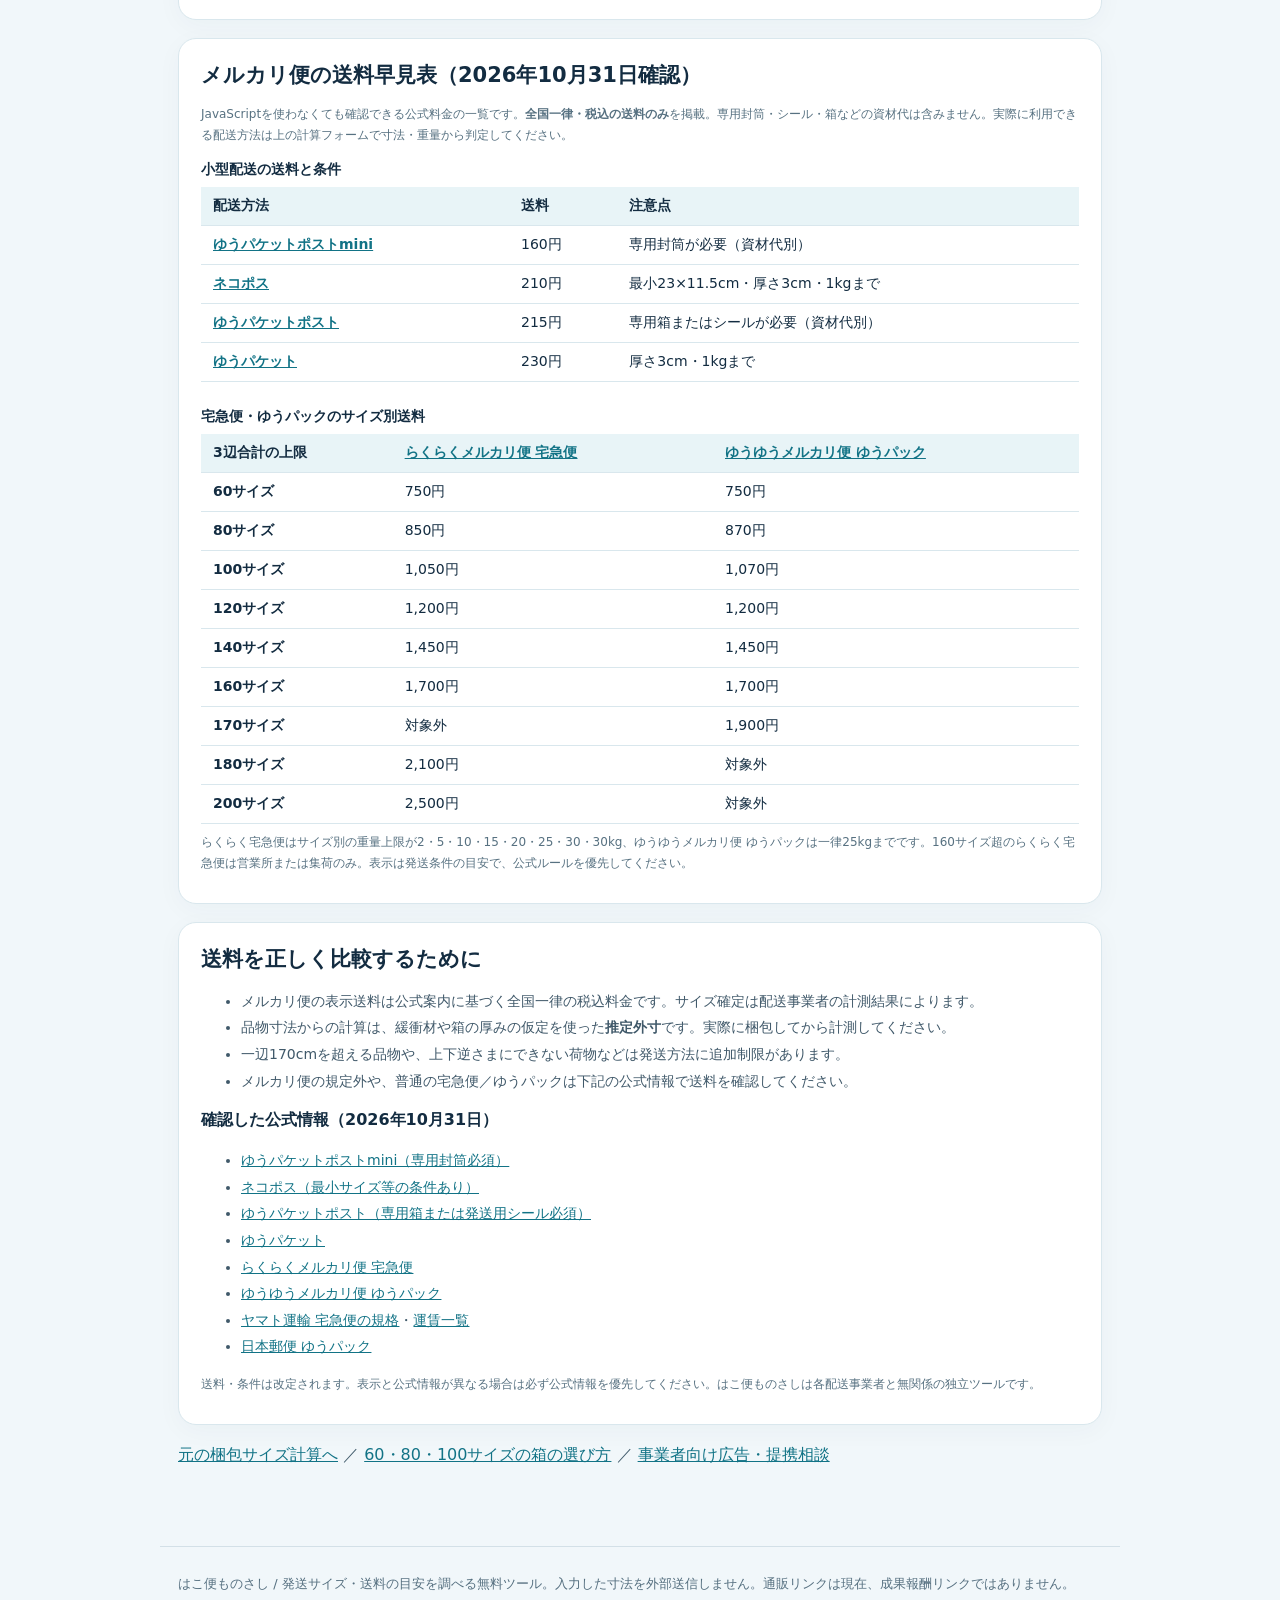
<file: compare.html>
<!doctype html>
<html lang="ja"><head><meta charset="utf-8"><meta name="viewport" content="width=device-width, initial-scale=1">
<title>メルカリ送料比較｜ゆうパケットポストmini・ネコポスから宅急便まで｜はこ便ものさし</title>
<meta name="description" content="メルカリ送料を無料で比較。ゆうパケットポストmini160円、ネコポス210円、ゆうパケットポスト215円、宅急便などを寸法・重量から自動判定。専用資材の条件と梱包箱の内寸も確認。">
<meta name="theme-color" content="#10263b">
<link rel="canonical" href="https://hakopita-m84e27.deed.page/compare.html">
<meta property="og:title" content="メルカリ便の送料・梱包サイズ比較｜はこ便ものさし">
<meta property="og:description" content="重さと3辺合計からメルカリ便の送料を比較。梱包前のサイズも計算。">
<style>
:root{font-family:system-ui,-apple-system,"Hiragino Kaku Gothic ProN","Yu Gothic",sans-serif;color:#132c41;background:#f1f7fa}
*{box-sizing:border-box}body{margin:0}a{color:#127386}
header{background:#10263b;color:#fff;padding:17px max(20px,calc((100vw - 960px)/2));display:flex;align-items:center;gap:17px}
header a{color:#fff;text-decoration:none;font-weight:800;font-size:21px}header span{color:#b8cfd9;font-size:13px}
main{max-width:960px;margin:auto;padding:28px 18px 60px}
h1{font-size:clamp(27px,5vw,42px);line-height:1.35;letter-spacing:-.04em;margin:8px 0}
h2{font-size:21px;margin:0 0 15px}h3{font-size:18px}
.lead{line-height:1.8;color:#405b6b;max-width:690px}
.card{background:white;border:1px solid #d9e7ed;border-radius:18px;padding:22px;margin-top:18px;box-shadow:0 6px 26px #143e5009}
.layout{display:grid;grid-template-columns:1fr 1fr;gap:18px;align-items:start}
.pills{display:flex;gap:8px;flex-wrap:wrap;margin:12px 0 20px}
.pills label{padding:9px 12px;border-radius:11px;background:#e8f4f7;color:#284d61;font-weight:750;cursor:pointer;font-size:14px;border:1px solid #bfdbe4}
.pills label:has(input:checked){background:#0e7887;color:#fff;border-color:#0e7887}
.pills input{accent-color:#fff}
.fields{display:grid;grid-template-columns:repeat(3,1fr);gap:11px}
.fields.two{grid-template-columns:1fr 1fr;margin:13px 0 0}
label.field{display:block;font-size:13px;font-weight:700}
input[type=number]{display:block;width:100%;margin-top:7px;border:1px solid #bed0dc;border-radius:10px;padding:12px 8px;font-size:17px;background:#fff}
select{font-size:16px;width:100%;padding:11px;border:1px solid #bdcfd9;border-radius:9px;background:white}
.helper{font-size:12px;color:#577181;line-height:1.7;margin:8px 0}
.summary{background:linear-gradient(135deg,#123048,#145e71);padding:22px;border-radius:15px;color:white}
.summary small{font-size:13px;color:#c5e2e8}
.big{font-size:40px;font-weight:900;letter-spacing:-.03em;margin:6px 0 8px}
.smallboxes{display:grid;grid-template-columns:1fr 1fr;gap:8px;margin-top:14px}
.smallboxes div{background:#ffffff19;border-radius:10px;padding:12px}
.smallboxes span{font-size:12px;color:#d1e6e8;display:block}
.smallboxes strong{font-size:21px;display:block;margin-top:2px}
.notice{padding:12px;background:#eaf6f8;border-radius:10px;color:#325567;font-size:13px;line-height:1.8;margin-top:12px}
.option{border:1px solid #d7e5ec;padding:15px;margin:10px 0;border-radius:11px;display:flex;justify-content:space-between;align-items:center;gap:12px}
.option strong{font-size:16px}.option small{color:#547183;display:block;line-height:1.6;margin:4px 0}
.option em{font-style:normal;font-weight:900;font-size:24px;color:#105e75;white-space:nowrap}
.option.best{border-color:#13a8ac;background:#e8fafa}
.badge{display:inline-block;background:#daf5ef;color:#0b6258;border-radius:8px;font-size:11px;font-weight:800;padding:2px 6px;margin-bottom:5px}
.buttons{display:flex;gap:9px;flex-wrap:wrap}
.btn{display:inline-flex;align-items:center;justify-content:center;padding:11px 14px;background:#0d7889;color:#fff;text-decoration:none;border-radius:10px;font-size:14px;font-weight:800;min-height:45px}
.btn.alt{background:#e5f2f6;color:#115c6c}
#errors{min-height:20px;color:#ab2842;font-weight:750;font-size:13px}
.gridlinks{display:grid;grid-template-columns:1fr 1fr;gap:9px;margin:14px 0}
.gridlinks a{padding:13px;border:1px solid #cce0e7;border-radius:10px;text-decoration:none;font-weight:750}
.bullet{line-height:1.9;color:#40596a;font-size:14px}
footer{max-width:960px;margin:auto;padding:25px 18px 50px;font-size:13px;color:#567080;border-top:1px solid #d3e0e7;line-height:1.8}
[hidden]{display:none!important}
@media(max-width:720px){.layout{grid-template-columns:1fr}.card{padding:17px}.option{padding:12px}.big{font-size:36px}}

#quick-rates th,#quick-rates td{border-bottom:1px solid #d9e7ed;padding:10px 12px;vertical-align:top}
#quick-rates thead{background:#e8f4f7}
</style><meta property="og:site_name" content="はこ便ものさし">
</head>
<body><header><a href="/">📦 はこ便ものさし</a><span>送料・発送方法 比較</span></header>
<main>
<p style="font-size:13px;color:#0c7888;font-weight:800">フリマ発送の送料をかんたん比較</p>
<h1>送るなら、いくら？<br>何サイズの箱が必要？</h1>
<p class="lead">品物の寸法・重さから、らくらくメルカリ便とゆうゆうメルカリ便の送料を比較します。普通の宅急便・ゆうパックも発送サイズの目安を判定。箱の内寸と外寸の違いも考慮します。</p>
<div class="layout">
<section class="card" aria-labelledby="sizeslabel">
<h2 id="sizeslabel">① 発送する荷物</h2>
<p class="helper">品物そのものを測っている場合は緩衝材と箱の厚みを加算します。梱包後なら外寸を直接入力してください。</p>
<div class="pills" role="group" aria-label="入力する寸法の種類">
<label><input type="radio" name="mode" value="item" checked> 品物の寸法</label>
<label><input type="radio" name="mode" value="packed"> 梱包後の外寸</label>
</div>
<form id="shipment">
<div class="fields">
<label class="field" for="length">縦（cm）<input id="length" type="number" step="0.1" min="0.1" inputmode="decimal" value="30" required></label>
<label class="field" for="width">横（cm）<input id="width" type="number" step="0.1" min="0.1" inputmode="decimal" value="20" required></label>
<label class="field" for="height">高さ（cm）<input id="height" type="number" step="0.1" min="0.1" inputmode="decimal" value="10" required></label>
</div>
<div class="fields two" id="extras">
<label class="field" for="padding">緩衝材（片側cm）<input id="padding" type="number" step="0.1" min="0" inputmode="decimal" value="1"></label>
<label class="field" for="wall">箱の壁の厚み（片側cm）<input id="wall" type="number" step="0.1" min="0" inputmode="decimal" value="0.3"></label>
</div>
<div style="margin-top:14px">
<label class="field" for="weight">梱包後の総重量（kg）</label>
<input id="weight" type="number" step="0.1" min="0.01" inputmode="decimal" value="1" required style="max-width:160px">
<p class="helper">箱、テープ、緩衝材の重さも含めます。</p>
</div>
<label class="field" for="purpose" style="margin-top:15px">発送の用途</label>
<select id="purpose">
<option value="mercari">メルカリで売れた品物</option>
<option value="ordinary">一般の荷物（メルカリ以外）</option>
</select>
<p id="errors" role="alert" aria-live="polite"></p>
<div class="buttons" style="margin-top:15px"><button type="reset" class="btn alt" style="border:0;cursor:pointer">初期値に戻す</button><button id="copy" type="button" class="btn" style="border:0;cursor:pointer">計算結果をコピー</button></div>
</form>
</section>
<section class="card" aria-labelledby="resulthead">
<h2 id="resulthead">② サイズと送料</h2>
<div class="summary" aria-live="polite">
<small>梱包後の外寸3辺合計（見込み）</small>
<div class="big" id="sum">— cm</div>
<small id="dims">箱の外寸：—</small>
<div class="smallboxes">
<div><span>ヤマト宅急便の目安</span><strong id="yamato">—</strong></div>
<div><span>ゆうパックの目安</span><strong id="japanpost">—</strong></div>
</div>
</div>
<div id="uncertainty" class="notice"></div>
<div id="options" aria-live="polite"></div>
<p class="helper">小型配送（ゆうパケットポストmini・ネコポス・ゆうパケットポスト・ゆうパケット）と宅急便・ゆうパックを比較します。<strong>専用封筒・専用シールなどの資材代は送料に含みません。</strong> 宅急便コンパクトとゆうパケットプラスは現在の自動判定の対象外です。メルカリ便はメルカリ取引専用です。</p>
</section>
</div>
<section class="card" aria-labelledby="buyhead">
<h2 id="buyhead">③ 必要な梱包用品を探す</h2>
<p id="inner" class="lead"></p>
<div class="notice">箱は<strong>内寸が品物＋緩衝材の必要寸法以上</strong>か確認してください。配送のサイズ判定では箱の<strong>外寸</strong>が基準です。箱の表示が「内寸」か「外寸」かも確認してください。</div>
<div class="gridlinks">
<a id="search-box-amazon" href="https://www.amazon.co.jp/" target="_blank" rel="noopener noreferrer">Amazonで段ボールを探す ↗</a>
<a id="search-box-rakuten" href="https://search.rakuten.co.jp/" target="_blank" rel="noopener noreferrer">楽天市場で段ボールを探す ↗</a>
<a id="search-cushion" href="https://www.amazon.co.jp/" target="_blank" rel="noopener noreferrer">Amazonで緩衝材を探す ↗</a>
<a href="https://help.jp.mercari.com/guide/categories/314/" target="_blank" rel="noopener noreferrer">メルカリストアの梱包資材案内 ↗</a>
</div>
<p class="helper" id="affiliateStatus">上記は商品の検索ページ・公式案内への通常リンクです。価格・在庫・商品との適合は未確認です。現在、広告・成果報酬リンクは設定されていません。</p>
</section>
<section class="card" id="quick-rates" aria-labelledby="rateshead">
<h2 id="rateshead">メルカリ便の送料早見表（2026年10月31日確認）</h2>
<p class="helper">JavaScriptを使わなくても確認できる公式料金の一覧です。<strong>全国一律・税込の送料のみ</strong>を掲載。専用封筒・シール・箱などの資材代は含みません。実際に利用できる配送方法は上の計算フォームで寸法・重量から判定してください。</p>
<div style="overflow-x:auto"><table style="border-collapse:collapse;width:100%;min-width:550px;text-align:left;font-size:14px">
<caption style="text-align:left;font-weight:800;padding:8px 0">小型配送の送料と条件</caption>
<thead><tr><th scope="col">配送方法</th><th scope="col">送料</th><th scope="col">注意点</th></tr></thead><tbody>
<tr><th scope="row"><a href="https://help.jp.mercari.com/guide/articles/1479/" target="_blank" rel="noopener noreferrer">ゆうパケットポストmini</a></th><td>160円</td><td>専用封筒が必要（資材代別）</td></tr>
<tr><th scope="row"><a href="https://help.jp.mercari.com/guide/articles/01G14Y9S96BAJHBKRRSVWZKDRC/" target="_blank" rel="noopener noreferrer">ネコポス</a></th><td>210円</td><td>最小23×11.5cm・厚さ3cm・1kgまで</td></tr>
<tr><th scope="row"><a href="https://help.jp.mercari.com/guide/articles/834/" target="_blank" rel="noopener noreferrer">ゆうパケットポスト</a></th><td>215円</td><td>専用箱またはシールが必要（資材代別）</td></tr>
<tr><th scope="row"><a href="https://help.jp.mercari.com/guide/articles/176/" target="_blank" rel="noopener noreferrer">ゆうパケット</a></th><td>230円</td><td>厚さ3cm・1kgまで</td></tr>
</tbody></table></div>
<div style="overflow-x:auto;margin-top:18px"><table style="border-collapse:collapse;width:100%;min-width:420px;text-align:left;font-size:14px">
<caption style="text-align:left;font-weight:800;padding:8px 0">宅急便・ゆうパックのサイズ別送料</caption>
<thead><tr><th scope="col">3辺合計の上限</th><th scope="col"><a href="https://help.jp.mercari.com/guide/articles/136/" target="_blank" rel="noopener noreferrer">らくらくメルカリ便 宅急便</a></th><th scope="col"><a href="https://help.jp.mercari.com/guide/articles/177/" target="_blank" rel="noopener noreferrer">ゆうゆうメルカリ便 ゆうパック</a></th></tr></thead><tbody>
<tr><th scope="row">60サイズ</th><td>750円</td><td>750円</td></tr>
<tr><th scope="row">80サイズ</th><td>850円</td><td>870円</td></tr>
<tr><th scope="row">100サイズ</th><td>1,050円</td><td>1,070円</td></tr>
<tr><th scope="row">120サイズ</th><td>1,200円</td><td>1,200円</td></tr>
<tr><th scope="row">140サイズ</th><td>1,450円</td><td>1,450円</td></tr>
<tr><th scope="row">160サイズ</th><td>1,700円</td><td>1,700円</td></tr>
<tr><th scope="row">170サイズ</th><td>対象外</td><td>1,900円</td></tr>
<tr><th scope="row">180サイズ</th><td>2,100円</td><td>対象外</td></tr>
<tr><th scope="row">200サイズ</th><td>2,500円</td><td>対象外</td></tr>
</tbody></table></div>
<p class="helper">らくらく宅急便はサイズ別の重量上限が2・5・10・15・20・25・30・30kg、ゆうゆうメルカリ便 ゆうパックは一律25kgまでです。160サイズ超のらくらく宅急便は営業所または集荷のみ。表示は発送条件の目安で、公式ルールを優先してください。</p>
</section>
<section class="card">
<h2>送料を正しく比較するために</h2>
<ul class="bullet">
<li>メルカリ便の表示送料は公式案内に基づく全国一律の税込料金です。サイズ確定は配送事業者の計測結果によります。</li>
<li>品物寸法からの計算は、緩衝材や箱の厚みの仮定を使った<strong>推定外寸</strong>です。実際に梱包してから計測してください。</li>
<li>一辺170cmを超える品物や、上下逆さまにできない荷物などは発送方法に追加制限があります。</li>
<li>メルカリ便の規定外や、普通の宅急便／ゆうパックは下記の公式情報で送料を確認してください。</li>
</ul>
<p><strong>確認した公式情報（2026年10月31日）</strong></p>
<ul class="bullet">
<li><a href="https://help.jp.mercari.com/guide/articles/1479/" target="_blank" rel="noopener noreferrer">ゆうパケットポストmini（専用封筒必須）</a></li>
<li><a href="https://help.jp.mercari.com/guide/articles/01G14Y9S96BAJHBKRRSVWZKDRC/" target="_blank" rel="noopener noreferrer">ネコポス（最小サイズ等の条件あり）</a></li>
<li><a href="https://help.jp.mercari.com/guide/articles/834/" target="_blank" rel="noopener noreferrer">ゆうパケットポスト（専用箱または発送用シール必須）</a></li>
<li><a href="https://help.jp.mercari.com/guide/articles/176/" target="_blank" rel="noopener noreferrer">ゆうパケット</a></li>
<li><a href="https://help.jp.mercari.com/guide/articles/136/" target="_blank" rel="noopener noreferrer">らくらくメルカリ便 宅急便</a></li>
<li><a href="https://help.jp.mercari.com/guide/articles/177/" target="_blank" rel="noopener noreferrer">ゆうゆうメルカリ便 ゆうパック</a></li>
<li><a href="https://www.kuronekoyamato.co.jp/ytc/customer/send/search/payment/size/" target="_blank" rel="noopener noreferrer">ヤマト運輸 宅急便の規格</a>・<a href="https://www.kuronekoyamato.co.jp/ytc/search/estimate/ichiran.html" target="_blank" rel="noopener noreferrer">運賃一覧</a></li>
<li><a href="https://www.post.japanpost.jp/service/send/domestic/delivery/yu-pack/" target="_blank" rel="noopener noreferrer">日本郵便 ゆうパック</a></li>
</ul>
<p class="helper">送料・条件は改定されます。表示と公式情報が異なる場合は必ず公式情報を優先してください。はこ便ものさしは各配送事業者と無関係の独立ツールです。</p>
</section>
<p class="lead"><a href="/">元の梱包サイズ計算へ</a> ／ <a href="/box-guide.html">60・80・100サイズの箱の選び方</a> ／ <a href="/advertise.html">事業者向け広告・提携相談</a></p>
</main>
<footer>はこ便ものさし / 発送サイズ・送料の目安を調べる無料ツール。入力した寸法を外部送信しません。<span id="affiliateFooter">通販リンクは現在、成果報酬リンクではありません。</span></footer>
<script type="module">
import {estimate,OFFICIAL} from "./shipping-compare.mjs";
import {AFFILIATE,chooseAffiliateLink} from "./affiliate-links.mjs";
const $=id=>document.getElementById(id);
const ids=["length","width","height","weight","padding","wall"];
let last=null;
const fmt=n=>Number(n.toFixed(1)).toLocaleString("ja-JP");
const safeText=(el,s)=>{el.textContent=s};
function update(){
  const mode=document.querySelector('input[name="mode"]:checked').value;
  const extras=$("extras");extras.hidden=mode==="packed";
  try{
    const vals=Object.fromEntries(ids.map(k=>[k,$(k).value===""?NaN:Number($(k).value)]));
    const r=estimate({...vals,mode});
    last=r;safeText($("errors"),"");
    safeText($("sum"),fmt(r.sum)+" cm");
    safeText($("dims"),"見込み外寸："+r.outer.map(fmt).join(" × ")+"cm");
    safeText($("yamato"),r.yamato?r.yamato+"サイズ":"規格外の可能性");
    safeText($("japanpost"),r.japanpost?r.japanpost+"サイズ":"規格外の可能性");
    safeText($("uncertainty"),r.uncertain?
      "これは品物寸法から求めた概算です。箱の厚み、実際の包み方で発送サイズが変わります。":
      "入力した梱包後の外寸を使って判定しています。実際の荷物をもう一度確認してください。");
    const options=$("options");options.replaceChildren();
    const isMercari=$("purpose").value==="mercari";
    const head=document.createElement("h3");
    head.textContent=isMercari?"メルカリ便の送料比較":"一般発送の公式料金確認";
    head.style.marginTop="24px";options.appendChild(head);
    if(isMercari){
      if(!r.recommendedResults.length){
        const p=document.createElement("p");p.className="notice";
        p.textContent="入力条件で使える通常のメルカリ便（宅急便／ゆうパック）は見つかりません。大型品や特殊な発送は公式案内で確認してください。";options.appendChild(p);
      }
      r.recommendedResults.forEach((item,i)=>{
        const card=document.createElement("div");
        card.className="option"+(item.price===r.bestPrice?" best":"");
        const left=document.createElement("div");
        if(item.price===r.bestPrice){const badge=document.createElement("span");badge.className="badge";badge.textContent="比較した候補の最安送料（資材代別）";left.appendChild(badge)}
        const name=document.createElement("strong");name.textContent=item.name;left.appendChild(name);
        const detail=document.createElement("small");detail.textContent=(item.size==="小型"?"小型配送":item.size+"サイズ")+" / "+item.notes+(item.requiredSupply?" / "+item.requiredSupply:"");left.appendChild(detail);
        const link=document.createElement("a");link.href=item.href;link.target="_blank";link.rel="noopener noreferrer";link.textContent="公式の条件を確認";link.style.fontSize="12px";left.appendChild(link);
        const price=document.createElement("em");price.textContent=item.price.toLocaleString("ja-JP")+"円";
        card.append(left,price);options.appendChild(card);
      });
    }else{
      const arr=[
        ["ヤマト宅急便",r.yamato,OFFICIAL.yamatoFare],
        ["日本郵便 ゆうパック",r.japanpost,OFFICIAL.yuPack]
      ];
      arr.forEach(([name,size,href])=>{
        const card=document.createElement("div");card.className="option";
        const left=document.createElement("div"),strong=document.createElement("strong");
        strong.textContent=name;left.appendChild(strong);
        const detail=document.createElement("small");detail.textContent=size?size+"サイズ目安。送料は発送元・宛先で変わります。":"通常規格外の可能性。公式条件を確認。";
        left.appendChild(detail);
        const link=document.createElement("a");link.href=href;link.target="_blank";link.rel="noopener noreferrer";link.textContent="公式の料金を調べる";
        card.append(left,link);options.appendChild(card);
      });
    }
    if(r.mode==="item"){
      $("inner").textContent="必要な箱の内寸：最低 "+r.inner.map(fmt).join(" × ")+"cm（緩衝材込みの概算）。"+r.materials.description+"を中心に、寸法を確認して選んでください。";
    }else{
      $("inner").textContent="現在の梱包後外寸："+r.outer.map(fmt).join(" × ")+"cm。新しい箱に入れ直す場合は品物の寸法を測り、緩衝材を見込んでから選んでください。";
    }
    const first=r.recommendedResults?.[0];
    const special=["mini","packetpost"].includes(first?.id);
    if(special){
      $("inner").textContent+=" もっとも安い候補は専用資材が必要な方式です。専用封筒・シールの購入場所は各サービスの公式ページを確認してください。";
    }
    const size=r.materials.suggested;
    const query=size?"ダンボール "+size+"サイズ 梱包":"梱包 段ボール 大型";
    $("search-box-amazon").href="https://www.amazon.co.jp/s?k="+encodeURIComponent(query);
    const rakuten=$("search-box-rakuten");
    const normalRakuten="https://search.rakuten.co.jp/search/mall/"+encodeURIComponent(query)+"/";
    const boxAffiliate=chooseAffiliateLink(AFFILIATE,"box",size);
    rakuten.href=boxAffiliate||normalRakuten;
    rakuten.textContent=boxAffiliate?"楽天市場で段ボールを探す【広告・PR】":"楽天市場で段ボールを探す ↗";
    rakuten.rel=boxAffiliate?"sponsored noopener noreferrer":"noopener noreferrer";
    const cushion=$("search-cushion");
    const cushionAffiliate=chooseAffiliateLink(AFFILIATE,"cushion",size);
    cushion.href=cushionAffiliate||"https://www.amazon.co.jp/s?k="+encodeURIComponent("梱包用 緩衝材 エアクッション");
    cushion.textContent=cushionAffiliate?"楽天市場で緩衝材を探す【広告・PR】":"Amazonで緩衝材を探す ↗";
    cushion.rel=cushionAffiliate?"sponsored noopener noreferrer":"noopener noreferrer";
    const monetized=Boolean(boxAffiliate||cushionAffiliate);
    $("affiliateStatus").textContent=monetized
      ?"「広告・PR」表示のあるリンクは成果報酬型広告です。購入によってはこ便ものさし運営者に報酬が発生する場合があります。価格・在庫・適合は販売店でご確認ください。その他は通常リンクです。"
      :"上記は商品の検索ページ・公式案内への通常リンクです。価格・在庫・商品との適合は未確認です。現在、成果報酬リンクは設定されていません。";
    $("affiliateFooter").textContent=monetized
      ?"「広告・PR」のリンクのみ広告です。"
      :"通販リンクは現在、成果報酬リンクではありません。";
  }catch(e){
    last=null;
    $("errors").textContent=e.message;
    $("sum").textContent="— cm";$("dims").textContent="入力を確認してください";
    $("yamato").textContent="—";$("japanpost").textContent="—";
    $("options").replaceChildren();$("inner").textContent="正しい寸法を入力すると、箱の選び方を表示します。";
    $("uncertainty").textContent="";
  }
}
$("shipment").addEventListener("input",update);
$("purpose").addEventListener("change",update);
document.querySelectorAll('input[name="mode"]').forEach(x=>x.addEventListener("change",update));
$("shipment").addEventListener("reset",()=>setTimeout(update,0));
$("shipment").addEventListener("submit",e=>e.preventDefault());
$("copy").addEventListener("click",async()=>{
  if(!last)return;
  const msg="はこ便ものさし 送料比較\n外寸目安: "+last.outer.map(fmt).join("×")+"cm / 3辺合計 "+fmt(last.sum)+"cm\n"+
    (document.getElementById("purpose").value==="mercari"?last.recommendedResults.map(x=>x.name+" "+x.size+" "+x.price+"円（資材代別）").join("\n"):"一般発送の料金は公式サイトで確認");
  try{await navigator.clipboard.writeText(msg);$("copy").textContent="コピーしました"}catch{$("copy").textContent="コピーできませんでした"}
  setTimeout(()=>$("copy").textContent="計算結果をコピー",1800);
});
update();
</script></body></html>
</file>
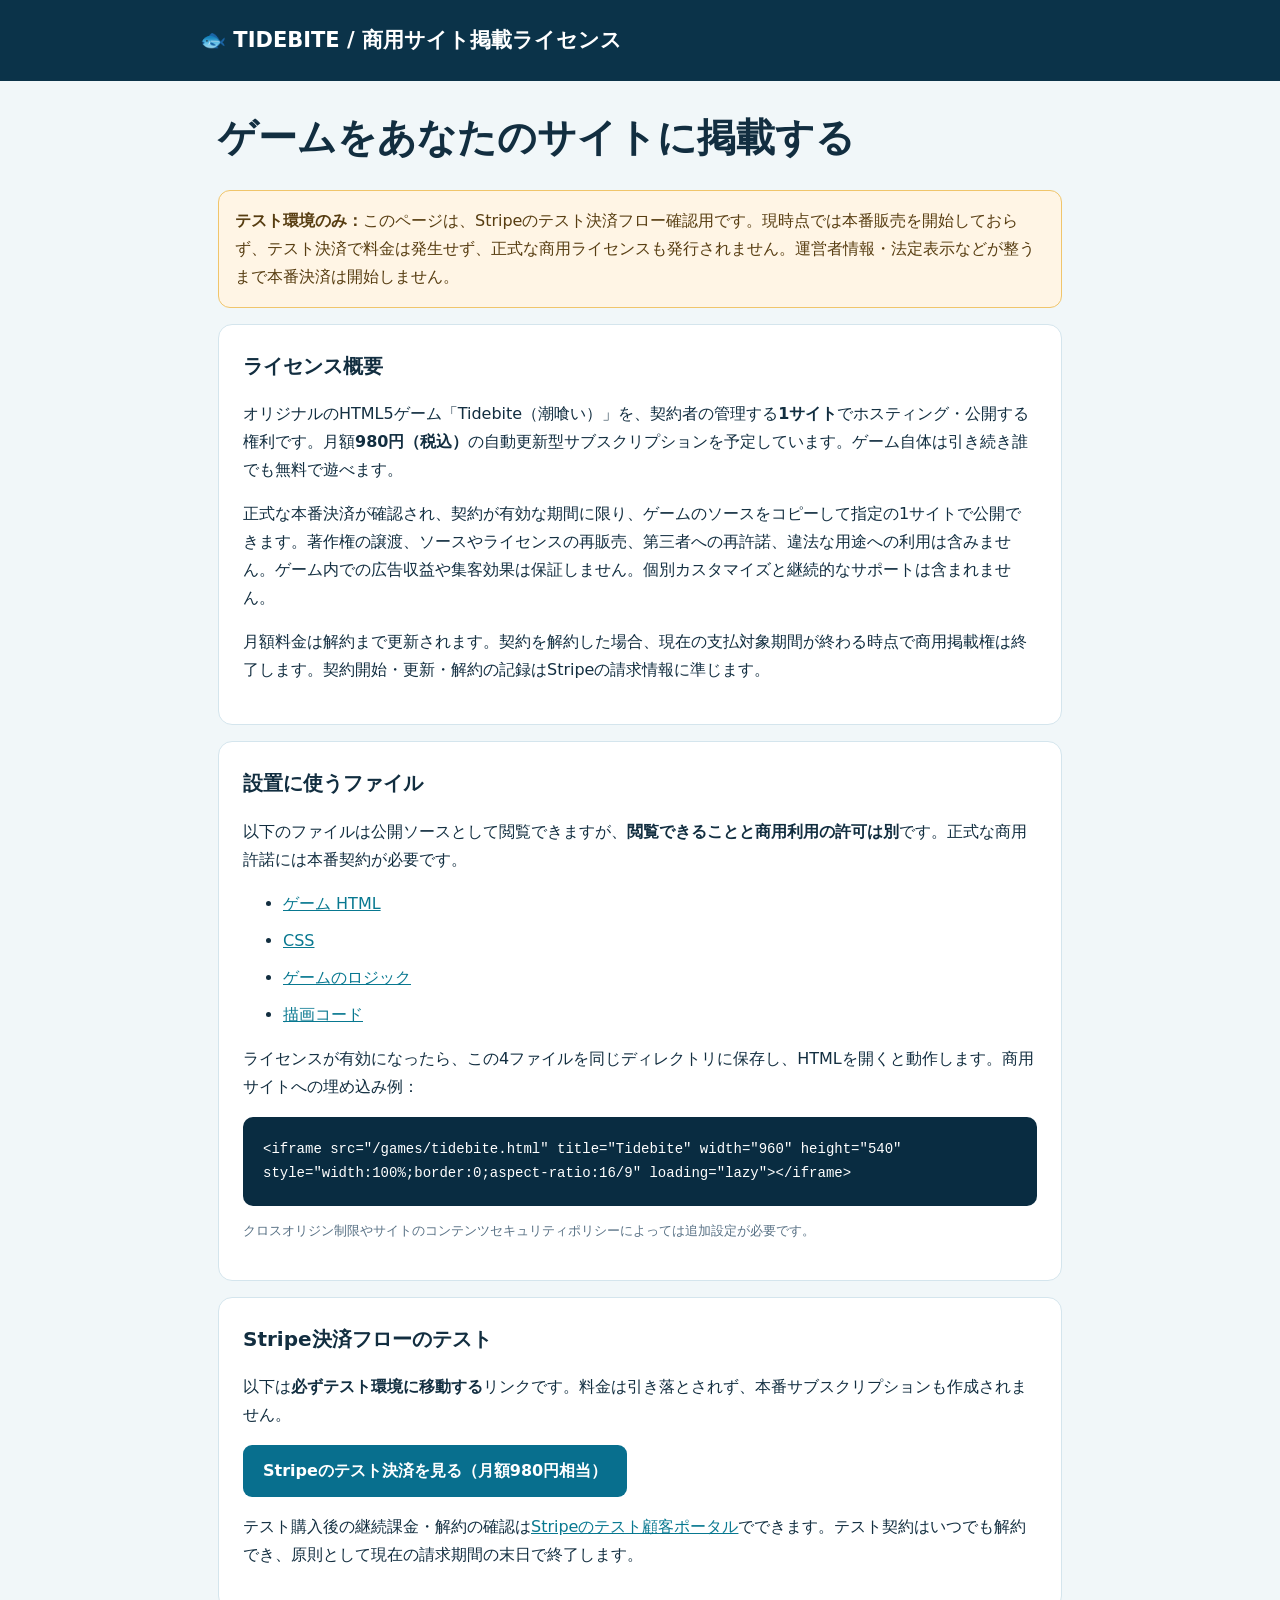
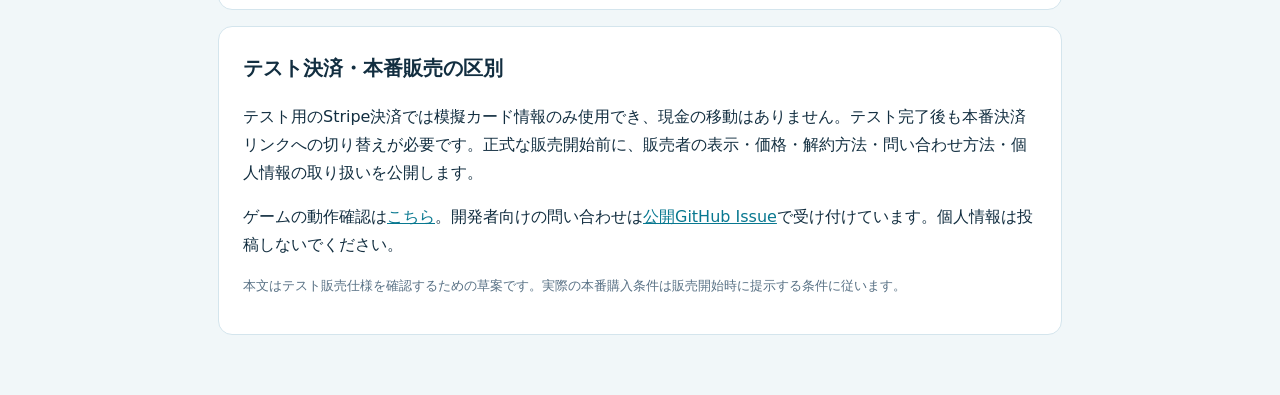
<file: tidebite-license.html>
<!doctype html>
<html lang="ja"><head><meta charset="utf-8"><meta name="viewport" content="width=device-width,initial-scale=1">
<title>Tidebite 商用掲載ライセンス（テスト準備中）</title>
<meta name="robots" content="noindex,nofollow"><meta name="theme-color" content="#083044">
<style>*{box-sizing:border-box}body{margin:0;background:#f1f7f9;color:#122e40;font:16px/1.75 system-ui,-apple-system,"Hiragino Kaku Gothic ProN",sans-serif}header{background:#0b3349;color:white;padding:22px max(20px,calc((100vw - 880px)/2));font-weight:900;font-size:21px}main{max-width:880px;margin:32px auto 60px;padding:0 18px}h1{font-size:clamp(27px,5vw,39px);line-height:1.3}h2{font-size:20px;margin-top:0}.card{background:#fff;border:1px solid #d4e5ed;border-radius:14px;padding:24px;margin:16px 0}.warning{background:#fff5e5;border:1px solid #f0c56b;border-radius:12px;padding:16px;color:#573d11}.muted{color:#587185;font-size:13px}a{color:#087890}li{margin:9px 0}code{background:#e9f5f7;border-radius:5px;padding:2px 5px}pre{white-space:pre-wrap;overflow-wrap:anywhere;background:#092c41;color:#fff;padding:20px;border-radius:10px;font-size:14px}</style></head>
<body><header>🐟 TIDEBITE / 商用サイト掲載ライセンス</header>
<main><h1>ゲームをあなたのサイトに掲載する</h1>
<p class="warning"><strong>テスト環境のみ：</strong>このページは、Stripeのテスト決済フロー確認用です。現時点では本番販売を開始しておらず、テスト決済で料金は発生せず、正式な商用ライセンスも発行されません。運営者情報・法定表示などが整うまで本番決済は開始しません。</p>
<section class="card"><h2>ライセンス概要</h2>
<p>オリジナルのHTML5ゲーム「Tidebite（潮喰い）」を、契約者の管理する<strong>1サイト</strong>でホスティング・公開する権利です。月額<strong>980円（税込）</strong>の自動更新型サブスクリプションを予定しています。ゲーム自体は引き続き誰でも無料で遊べます。</p>
<p>正式な本番決済が確認され、契約が有効な期間に限り、ゲームのソースをコピーして指定の1サイトで公開できます。著作権の譲渡、ソースやライセンスの再販売、第三者への再許諾、違法な用途への利用は含みません。ゲーム内での広告収益や集客効果は保証しません。個別カスタマイズと継続的なサポートは含まれません。</p>
<p>月額料金は解約まで更新されます。契約を解約した場合、現在の支払対象期間が終わる時点で商用掲載権は終了します。契約開始・更新・解約の記録はStripeの請求情報に準じます。</p></section>
<section class="card"><h2>設置に使うファイル</h2>
<p>以下のファイルは公開ソースとして閲覧できますが、<strong>閲覧できることと商用利用の許可は別</strong>です。正式な商用許諾には本番契約が必要です。</p>
<ul><li><a href="https://github.com/sugae-code/ecsite/blob/main/tidebite.html">ゲーム HTML</a></li>
<li><a href="https://github.com/sugae-code/ecsite/blob/main/tidebite.css">CSS</a></li>
<li><a href="https://github.com/sugae-code/ecsite/blob/main/tidebite.mjs">ゲームのロジック</a></li>
<li><a href="https://github.com/sugae-code/ecsite/blob/main/tidebite-render.mjs">描画コード</a></li></ul>
<p>ライセンスが有効になったら、この4ファイルを同じディレクトリに保存し、HTMLを開くと動作します。商用サイトへの埋め込み例：</p>
<pre>&lt;iframe src="/games/tidebite.html" title="Tidebite" width="960" height="540" style="width:100%;border:0;aspect-ratio:16/9" loading="lazy"&gt;&lt;/iframe&gt;</pre>
<p class="muted">クロスオリジン制限やサイトのコンテンツセキュリティポリシーによっては追加設定が必要です。</p></section>
<section class="card"><h2>Stripe決済フローのテスト</h2>
<p>以下は<strong>必ずテスト環境に移動する</strong>リンクです。料金は引き落とされず、本番サブスクリプションも作成されません。</p>
<p><a href="https://buy.stripe.com/test_28E14gbmtcT41Ry8th9EI00" rel="nofollow" style="display:inline-block;background:#086f8e;color:white;padding:12px 20px;border-radius:9px;text-decoration:none;font-weight:bold">Stripeのテスト決済を見る（月額980円相当）</a></p>
<p>テスト購入後の継続課金・解約の確認は<a href="https://billing.stripe.com/p/login/test_28E14gbmtcT41Ry8th9EI00" rel="nofollow">Stripeのテスト顧客ポータル</a>でできます。テスト契約はいつでも解約でき、原則として現在の請求期間の末日で終了します。</p>
</section>
<section class="card"><h2>テスト決済・本番販売の区別</h2>
<p>テスト用のStripe決済では模擬カード情報のみ使用でき、現金の移動はありません。テスト完了後も本番決済リンクへの切り替えが必要です。正式な販売開始前に、販売者の表示・価格・解約方法・問い合わせ方法・個人情報の取り扱いを公開します。</p>
<p>ゲームの動作確認は<a href="./tidebite.html">こちら</a>。開発者向けの問い合わせは<a href="https://github.com/sugae-code/ecsite/issues">公開GitHub Issue</a>で受け付けています。個人情報は投稿しないでください。</p>
<p class="muted">本文はテスト販売仕様を確認するための草案です。実際の本番購入条件は販売開始時に提示する条件に従います。</p></section></main></body></html>
</file>
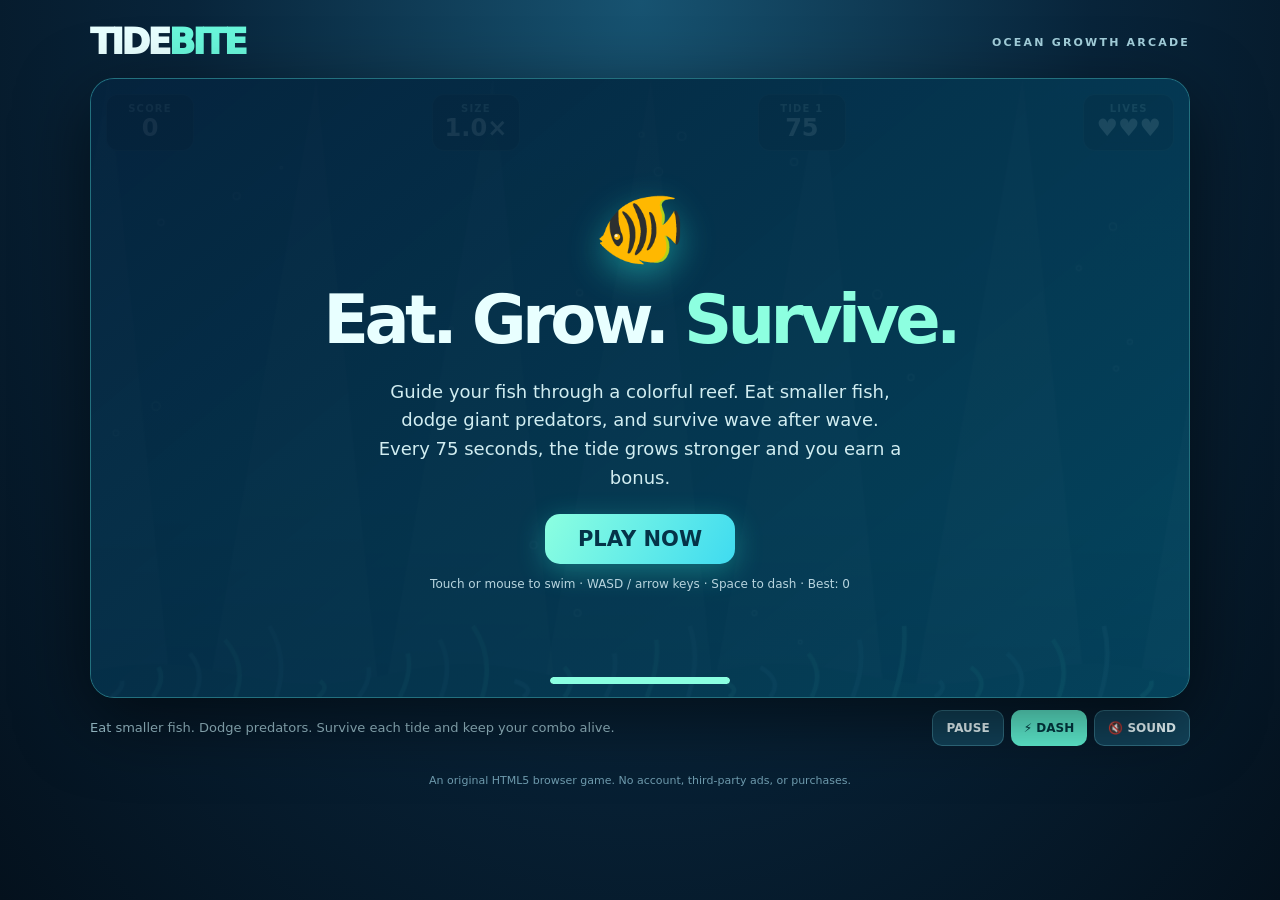
<file: tidebite.html>
<!doctype html>
<html lang="en">
<head>
<meta charset="utf-8">
<meta name="viewport" content="width=device-width,initial-scale=1,viewport-fit=cover">
<meta name="theme-color" content="#061827">
<meta name="description" content="Tidebite is a free underwater browser arcade game. Eat smaller fish, avoid predators, and survive escalating 75-second tides.">
<title>Tidebite — Ocean Growth Arcade</title>
<link rel="stylesheet" href="./tidebite.css">
</head>
<body>
<main>
<header><strong>TIDE<span>BITE</span></strong><small>OCEAN GROWTH ARCADE</small></header>
<div class="arena">
<canvas id="game" width="960" height="540" aria-label="Underwater game. Use mouse or touch to swim, arrow keys or WASD on keyboard."></canvas>
<div class="hud">
<div><small>SCORE</small><b id="score">0</b></div>
<div><small>SIZE</small><b id="size">1.0×</b></div>
<div><small>TIDE <span id="tide">1</span></small><b id="time">75</b></div>
<div><small>LIVES</small><b id="lives">♥♥♥</b></div>
</div>
<div id="toast"></div>
<div class="overlay" id="overlay">
<div class="fishicon">🐠</div>
<h1>Eat. Grow. <em>Survive.</em></h1>
<p>Guide your fish through a colorful reef. Eat smaller fish, dodge giant predators, and survive wave after wave. Every 75 seconds, the tide grows stronger and you earn a bonus.</p>
<button id="play" class="play">PLAY NOW</button>
<small id="result">Touch or mouse to swim · WASD / arrow keys · Space to dash</small>
</div>
<div id="energy"><div id="energybar"></div></div>
</div>
<div class="controls"><p>Eat smaller fish. Dodge predators. Survive each tide and keep your combo alive.</p><div><button id="pause">PAUSE</button><button id="dash">⚡ DASH</button><button id="sound">🔇 SOUND</button></div></div>
<footer>An original HTML5 browser game. No account, third-party ads, or purchases.</footer>
</main>
<script type="module" src="./tidebite.mjs"></script>
</body></html>
</file>
<file: yohaku/style.css>
:root{--bg:#0b1626;--ink:#f3f0e9;--mist:#94a7ad;--accent:#f9cba0;--border:#284052;--panel:#142435;--sea:#192d41;font-family:"Hiragino Kaku Gothic ProN","Yu Gothic",Meiryo,system-ui,sans-serif;color:var(--ink);background:var(--bg);font-synthesis:none}*{box-sizing:border-box}html{scroll-behavior:smooth}body{margin:0;min-width:320px;overflow-x:hidden}button,input,select,textarea{font:inherit}button{cursor:pointer}a{color:inherit;text-decoration:none}.page{position:relative;isolation:isolate;max-width:1280px;margin:auto;padding:0 clamp(18px,5vw,72px)}.glow{position:fixed;z-index:-1;pointer-events:none;filter:blur(80px);border-radius:50%;opacity:.45}.glow-a{width:65vw;height:45vw;top:-25vw;left:-25vw;background:#21465c}.glow-b{width:35vw;height:38vw;bottom:-18vw;right:-12vw;background:#33345b}.topbar{display:flex;align-items:center;justify-content:space-between;gap:12px;padding:30px 0;border-bottom:1px solid #ffffff17}.logo{font-size:19px;letter-spacing:.15em;font-weight:700;display:flex;gap:9px;align-items:center}.logo-mark{font-size:30px;color:var(--accent)}.logo small{font-size:9px;color:#829aa4;letter-spacing:.16em;font-weight:500;margin-left:5px}.top-link{font-size:11px;color:#b2c1c5;letter-spacing:.06em}.top-link span{color:var(--accent)}.hero{padding:clamp(74px,11vw,155px) 0 clamp(65px,9vw,116px);background:radial-gradient(ellipse at 85% 35%,#1c3947a0,transparent 55%)}.eyebrow,.kicker{font-size:11px;letter-spacing:.21em;color:#eac5ac;font-weight:600}.eyebrow{display:flex;align-items:center;gap:12px}.beacon{display:inline-block;width:7px;height:7px;border-radius:50%;background:#abd9c5;box-shadow:0 0 15px #b3f5d6}.hero h1{font-family:"Yu Mincho","Hiragino Mincho ProN",serif;font-size:clamp(35px,5.6vw,77px);font-weight:500;letter-spacing:.06em;line-height:1.45;margin:27px 0}.hero h1 em{font-style:normal;color:var(--accent)}.lead{color:#b5c5c8;font-size:clamp(13px,1.4vw,16px);line-height:2.3;letter-spacing:.04em}.hero-actions{display:flex;gap:17px;flex-wrap:wrap;margin:37px 0 66px}.primary,.ghost{border-radius:4px;display:inline-flex;align-items:center;gap:28px;justify-content:space-between;min-height:51px;padding:0 25px;font-size:12px;font-weight:700;letter-spacing:.08em}.primary{color:#162435;background:#f7d1aa}.primary:hover{background:#fff0d7}.ghost{border:1px solid #688087;color:#c7d3d5}.hero-stats{display:flex;gap:clamp(28px,7vw,100px);border-top:1px solid #ffffff26;padding-top:24px;width:fit-content}.hero-stats div{display:flex;flex-direction:column;gap:3px}.hero-stats b{font-family:Georgia,serif;font-size:clamp(29px,3vw,43px);font-weight:400;color:#f3e9d4}.hero-stats small{font-size:10px;letter-spacing:.1em;color:#879ca5}.atlas-wrap{padding:20px 0 112px;scroll-margin-top:30px}.section-head{display:flex;justify-content:space-between;align-items:flex-end;gap:25px;margin-bottom:32px}.section-head h2,.statement h2,.future h2{font-family:"Yu Mincho","Hiragino Mincho ProN",serif;font-weight:500;letter-spacing:.05em}.section-head h2{font-size:clamp(29px,3.2vw,43px);margin:13px 0}.section-head p{font-size:13px;color:#9cb1ba}.mode{border:1px solid #44586a;border-radius:5px;padding:11px 14px;font-size:10px;color:#b9cbd2;white-space:nowrap}.mode .beacon{margin-right:6px;width:6px;height:6px}.atlas-layout{display:grid;grid-template-columns:minmax(0,1.55fr) minmax(275px,.85fr);gap:22px;align-items:start}.map-card,.detail{border:1px solid #2d4658;border-radius:10px;background:linear-gradient(165deg,#172c3d,#101f31);box-shadow:0 24px 80px #00000020}.map-card{padding:23px}.map-toolbar{display:flex;justify-content:space-between;align-items:center;gap:12px;margin-bottom:20px}.map-title{display:flex;align-items:center;gap:12px}.map-title small{font-size:10px;letter-spacing:.14em;color:#8fa9b4}.map-title select{border:1px solid #415a66;color:#f5e9d6;background:#1b3346;border-radius:5px;padding:9px 10px;cursor:pointer}.legend{display:flex;align-items:center;gap:6px;font-size:9px;color:#98b0bd;white-space:nowrap}.legend-open,.legend-registered{display:inline-block;width:10px;height:10px;border-radius:2px;background:#627e83}.legend-registered{background:#f6c9a0;margin-left:7px}.map-frame{position:relative;aspect-ratio:1;min-height:300px;border:1px solid #456071;border-radius:8px;background:radial-gradient(ellipse at 40% 35%,#325868,#14293c 65%,#102036 85%);padding:clamp(12px,3vw,34px);overflow:hidden}.map-haze{pointer-events:none;position:absolute;inset:0;background:radial-gradient(circle at 20% 20%,#bbdfda22,transparent 35%),radial-gradient(circle at 75% 70%,#d7aa8333,transparent 40%)}.map{position:relative;width:100%;height:100%;display:grid;grid-template-columns:repeat(20,minmax(0,1fr));grid-template-rows:repeat(20,minmax(0,1fr));gap:clamp(2px,.3vw,5px);transform:rotate(-3deg) scale(.95)}.tile{border:1px solid #dafff11b;background:linear-gradient(145deg,hsla(var(--h),36%,58%,.7),hsla(var(--h),47%,25%,.66));border-radius:2px;min-width:0;min-height:0;padding:0;transition:transform .12s,box-shadow .12s,border .12s;position:relative}.tile:hover,.tile:focus-visible{border-color:#ffefc4;transform:scale(1.65);z-index:1;outline:none}.tile.active{background:linear-gradient(140deg,#ffe4b4,#eebf8d);border-color:#fff9d8;box-shadow:0 0 12px 3px #f5d3a266;z-index:2}.tile.claimed{background:#eec5a4}.map-label{position:absolute;bottom:11px;left:16px;font-family:Georgia,serif;font-size:11px;letter-spacing:.18em;color:#b0c6c9;pointer-events:none}.map-foot{display:flex;justify-content:space-between;gap:8px;color:#8da8b1;font-size:10px;line-height:1.7;margin:16px 2px 0}.detail{padding:23px}.detail-eyebrow{display:flex;align-items:center;gap:8px;letter-spacing:.12em;font-size:9px;color:#afc2c6;margin-bottom:18px}.detail-eyebrow .line{height:1px;background:#3f6170;flex:1}.scene-card{--hue:198;position:relative;aspect-ratio:1.05;background:radial-gradient(circle at 72% 36%,hsla(var(--hue),54%,49%,.3),transparent 40%),linear-gradient(145deg,#233c58,#0c243b 75%);border-radius:7px;border:1px solid #54768755;overflow:hidden;isolation:isolate}.scene-stars{position:absolute;top:13%;left:13%;font-size:17px;letter-spacing:1.7em;color:#d2efdc77;z-index:1}.scene-visual{position:absolute;inset:0;overflow:hidden}.sun{position:absolute;top:23%;left:55%;width:22%;aspect-ratio:1;border-radius:50%;background:radial-gradient(circle,#fff2d1,#d6aca799 55%,transparent 70%);filter:blur(2px);box-shadow:0 0 46px #e6c6a788}.mountain{position:absolute;width:145%;height:60%;left:-20%;bottom:-10%;display:block;border-radius:50% 50% 0 0;transform:rotate(-9deg);background:#15324b}.mountain.back{bottom:-15%;left:10%;background:linear-gradient(30deg,#244e63,#376175)}.mountain.front{bottom:-42%;background:linear-gradient(170deg,#183c52,#0b263a)}.scene-card-copy{position:absolute;z-index:2;bottom:19px;left:19px;right:19px;text-shadow:0 1px 7px #061729}.scene-card-copy small{letter-spacing:.18em;font-size:10px;color:#c9d7d8}.scene-card h3{font-size:clamp(22px,2.7vw,30px);font-family:"Yu Mincho","Hiragino Mincho ProN",serif;font-weight:500;margin:6px 0 7px}.scene-card-copy span{font:11px Georgia,serif;letter-spacing:.13em;color:#d5cbbd}.scene-watermark{position:absolute;top:17px;right:13px;color:#c4dcdf77;font:9px Georgia,serif;letter-spacing:.15em}.current-owner{background:#25414d55;border:1px solid #52787e44;padding:13px;margin-top:15px;border-radius:5px}.current-owner strong{font-size:17px}.current-owner p{font-size:12px;line-height:1.8;color:#c4d6d7}.current-owner small{font-size:10px;color:#99b1b6}.form-intro{display:flex;justify-content:space-between;align-items:center;gap:8px;margin:25px 0 19px}.form-intro strong{font-size:14px}.form-intro span{color:#facda1;border:1px solid #bd986d5c;font-size:9px;padding:5px 7px;border-radius:3px;white-space:nowrap}.detail label{font-size:11px;color:#bbcbd0;display:flex;justify-content:space-between;margin:13px 0 7px}.detail label small{font-size:9px;color:#839ba5}.detail input,.detail textarea{width:100%;padding:12px;background:#0c1e2e;color:#eef4f1;border:1px solid #354e5d;border-radius:4px;outline:none;font-size:12px;resize:vertical}.detail input:focus,.detail textarea:focus{border-color:#f1c9a2}.detail input::placeholder,.detail textarea::placeholder{color:#668493}.buttons{display:flex;gap:9px;margin-top:16px}.buttons button{flex:1;border-radius:4px;font-size:11px;padding:13px 8px;white-space:nowrap}.btn-main{background:#f3cfae;color:#18283b;border:0;font-weight:800}.btn-sub{background:transparent;border:1px solid #698590;color:#dae5e3}.feedback{min-height:14px;margin:8px 0 0;color:#f4d3aa;font-size:11px;overflow-wrap:anywhere}.notice{color:#819ba7;font-size:10px;line-height:1.85;margin:13px 0 0}.notice strong{color:#b7cad0}.statement{border-top:1px solid #3a4c5d;border-bottom:1px solid #3a4c5d;padding:90px 0}.statement-lead{max-width:690px}.statement h2,.future h2{font-size:clamp(30px,4vw,53px);line-height:1.65;margin:15px 0 24px}.statement-lead p,.future p{font-size:13px;line-height:2.25;color:#a5bac1}.rules{display:grid;grid-template-columns:repeat(3,minmax(0,1fr));gap:30px;margin-top:65px}.rules>div{border-top:1px solid #476273;padding-top:17px}.rules b{font:20px Georgia,serif;color:#edc6a5}.rules h3{font-size:16px;letter-spacing:.08em;margin:15px 0}.rules p{color:#91aab5;line-height:2;font-size:12px}.future{display:flex;justify-content:space-between;align-items:center;gap:30px;padding:105px 0}.future>div{max-width:700px}.future-seal{flex-shrink:0;transform:rotate(10deg);width:155px;height:155px;display:grid;place-items:center;border:1px solid #dfbca38c;border-radius:50%;color:#e6c6a8;font:19px/1.5 Georgia,serif;letter-spacing:.14em;text-align:center}footer{display:flex;flex-wrap:wrap;align-items:center;justify-content:space-between;gap:15px;border-top:1px solid #3a4c5d;padding:30px 0 50px;color:#849ba5;font-size:10px;line-height:1.8}footer span:first-child{font-size:12px;color:#e9d1b9}footer small{font-size:9px}@media(max-width:900px){.atlas-layout{grid-template-columns:1fr}.detail{display:grid;grid-template-columns:minmax(0,1fr) minmax(260px,1fr);column-gap:25px}.detail-eyebrow{grid-column:1/-1}.scene-card{grid-column:1}.current-owner{grid-column:1}#preview-box{grid-column:2;grid-row:2/span 2}.map-frame{min-height:0;max-width:620px;margin:auto}.map-foot{max-width:620px;margin:16px auto 0}}@media(max-width:630px){.page{padding:0 17px}.topbar{padding:18px 0}.logo{font-size:15px;gap:5px}.logo small{display:none}.top-link{font-size:10px}.hero{padding:73px 0 74px}.hero h1{font-size:clamp(28px,7.2vw,39px)}.hero h1 em{white-space:nowrap}.hero .lead br{display:none}.hero-actions{margin-bottom:49px}.hero-stats{width:100%;justify-content:space-between;gap:7px}.section-head{display:block}.mode{display:inline-block;margin-top:13px}.map-card,.detail{padding:14px}.map-title{gap:6px}.map-title small{display:none}.legend{font-size:8px}.map-frame{padding:14px;min-height:0}.map{gap:2px}.detail{display:block}.scene-card{max-height:360px;aspect-ratio:1.25}.map-foot{font-size:9px}.rules{grid-template-columns:1fr;gap:10px;margin-top:32px}.statement{padding:65px 0}.future{padding:70px 0}.future-seal{display:none}footer{padding:25px 0}}@media(prefers-reduced-motion:reduce){html{scroll-behavior:auto}.tile{transition:none}}
</file>
<file: games/mote-and-maw/style.css>
:root{color-scheme:dark;font-family:Inter,ui-sans-serif,system-ui,-apple-system,BlinkMacSystemFont,"Segoe UI",sans-serif;background:#07121d;color:#f0faff}*{box-sizing:border-box}html,body,#game{width:100%;height:100%;height:100dvh;margin:0;overflow:hidden}body{-webkit-user-select:none;-moz-user-select:none;user-select:none;touch-action:none}button{font:inherit;cursor:pointer;touch-action:manipulation}#game{position:relative;isolation:isolate;background:radial-gradient(circle at 45% 35%,#163444,#07121d 76%)}canvas{position:absolute;inset:0;display:block;width:100%;height:100%;touch-action:none}.hud{position:absolute;top:0;left:0;right:0;display:flex;align-items:flex-start;justify-content:space-between;gap:14px;padding:max(19px,env(safe-area-inset-top)) max(23px,env(safe-area-inset-right)) 0 max(23px,env(safe-area-inset-left));pointer-events:none}.identity{display:flex;gap:10px;align-items:center;min-width:170px;text-shadow:0 2px 12px #07121d}.identity .symbol{font-size:38px;color:#74f5df;filter:drop-shadow(0 0 8px #27b8ad);line-height:1}.identity strong{font-size:18px;letter-spacing:.13em;font-weight:900;white-space:nowrap}.identity strong span{color:#83b7c1}.identity small{display:block;font-size:9px;letter-spacing:.29em;color:#9bc7d1;margin-top:4px}.stats{display:flex;gap:26px;justify-content:center;align-items:flex-start;transform:translateX(14px)}.stat{text-align:center;min-width:55px}.stat small,.result-stats small{display:block;color:#94b6c4;font-size:10px;font-weight:800;letter-spacing:.18em}.stat b{display:block;font-size:25px;letter-spacing:.04em;font-variant-numeric:tabular-nums;margin-top:3px}.stat.health b{color:#ff9c9c;white-space:nowrap;font-size:17px;letter-spacing:.12em;padding-top:5px}.sound{pointer-events:auto;border:1px solid #4c738a88;background:#122a39a8;color:#d4f7f4;border-radius:50%;width:41px;height:41px;font-size:22px;position:relative}.sound .slash{position:absolute;left:17px;top:3px;color:#ffb0b0;font-size:29px;transform:rotate(20deg)}.sound.on .slash{display:none}.growth{position:absolute;top:94px;left:50%;transform:translateX(-50%);width:min(320px,55vw);display:flex;align-items:center;gap:10px;color:#bce6e6;text-shadow:0 1px 5px #07121d;font-size:10px;letter-spacing:.09em;white-space:nowrap;font-weight:800}.growth-track{height:7px;flex:1;background:#4d7a8155;border-radius:100px;border:1px solid #77c3be55;overflow:hidden}.growth-track i{display:block;width:0%;height:100%;background:linear-gradient(90deg,#60dfc9,#e9ffb4);border-radius:100px;box-shadow:0 0 9px #8fffe1;transition:width .12s}.bottom{position:absolute;bottom:max(20px,env(safe-area-inset-bottom));left:max(24px,env(safe-area-inset-left));right:max(24px,env(safe-area-inset-right));display:flex;align-items:end;justify-content:space-between;gap:12px;pointer-events:none}.hint{font-size:11px;line-height:1.75;letter-spacing:.03em;color:#a5c3d0;text-shadow:0 1px 8px #061321}.hint strong{color:#e4f9f6;font-size:10px;letter-spacing:.13em}.hint span{padding:0 7px;color:#73a3ae}#pulse{pointer-events:auto;display:flex;align-items:center;justify-content:center;gap:10px;min-width:158px;min-height:67px;border:1px solid #9de6db99;background:linear-gradient(145deg,#16484eec,#0a2736ef);color:#e9fff9;border-radius:19px;box-shadow:0 9px 32px #020c17a8, inset 0 1px 0 #a7fff933;letter-spacing:.14em;font-size:15px;font-weight:900;transition:transform .12s,filter .12s}#pulse:active{transform:scale(.94)}#pulse:disabled{opacity:.55;filter:grayscale(.7)}#pulse small{display:block;font-size:9px;font-weight:700;letter-spacing:.08em;color:#a6d5d4;margin-top:4px}.pulse-icon{font-size:28px;color:#b4fff0;text-shadow:0 0 10px #77ffe6}.result{position:absolute;inset:0;background:#04101bb9;backdrop-filter:blur(8px);display:grid;place-items:center;padding:20px;z-index:5}.result[hidden]{display:none}.card{width:min(420px,95vw);border:1px solid #78b5bd55;border-radius:30px;background:linear-gradient(155deg,#173947f7,#0b1a2df7);padding:31px 33px;text-align:center;box-shadow:0 25px 80px #010710c9}.result-star{font-size:64px;line-height:1;color:#a0ffe2;filter:drop-shadow(0 0 16px #40f3c7)}.eyebrow{font-size:11px;letter-spacing:.26em;color:#83dbca;font-weight:900;margin:14px 0 4px}.card h1{font-size:32px;letter-spacing:-.04em;margin:0 0 8px}.card p:not(.eyebrow){color:#b5d1d7;font-size:13px}.result-stats{display:flex;justify-content:space-around;padding:20px 0 22px;margin-top:16px;border-top:1px solid #85bacb33}.result-stats b{display:block;font-size:27px;margin-top:7px}#restart{width:100%;background:#adffe7;color:#0a2530;font-weight:900;letter-spacing:.12em;border:0;border-radius:13px;padding:15px}#restart span{margin-left:10px}.subtle{display:block;margin-top:15px;color:#91adb9;font-size:10px}#toast{position:absolute;top:21%;left:50%;transform:translate(-50%,-10px);opacity:0;pointer-events:none;font-size:20px;font-weight:900;letter-spacing:.13em;color:#ddffdd;text-shadow:0 0 18px #55f3cb;transition:opacity .22s,transform .22s;white-space:nowrap}#toast.show{opacity:1;transform:translate(-50%,0)}@media(max-width:720px){.hud{padding:12px 14px 0}.identity{min-width:0;gap:6px}.identity .symbol{font-size:29px}.identity strong{font-size:12px;letter-spacing:.09em}.identity small{font-size:7px;letter-spacing:.12em}.stats{gap:10px;transform:none}.stat{min-width:37px}.stat small{font-size:8px}.stat b{font-size:17px}.stat.health{display:none}.sound{width:32px;height:32px;font-size:17px}.sound .slash{left:12px;top:1px;font-size:24px}.growth{top:67px;width:min(260px,65vw);font-size:8px;gap:6px}.bottom{left:12px;right:12px;bottom:max(12px,env(safe-area-inset-bottom))}.hint{font-size:9px;max-width:170px;line-height:1.5}.hint strong{font-size:9px}.hint span{padding:0 2px}#pulse{min-width:116px;min-height:57px;border-radius:16px;gap:5px;font-size:12px}#pulse small{font-size:8px}.pulse-icon{font-size:23px}}@media(max-height:500px){.growth{top:88px}.bottom{bottom:9px}.hint{max-width:400px}}
</file>
<file: tidebite.css>
:root{font-family:Inter,system-ui,-apple-system,Arial,sans-serif;color:#e8ffff;background:#061826;color-scheme:dark}*{box-sizing:border-box}body{margin:0;min-height:100svh;background:radial-gradient(ellipse at 50% 0,#175371 0%,#08243a 50%,#04111d 100%);padding:16px;display:flex;justify-content:center}main{width:min(1100px,100%)}header{display:flex;align-items:center;justify-content:space-between;padding:6px 0 16px}header strong{font-size:clamp(23px,4vw,35px);letter-spacing:-.08em;font-weight:1000}header span{color:#69f7db}header small{font-size:11px;letter-spacing:.2em;color:#a3cfdb;font-weight:750}.arena{position:relative;overflow:hidden;border:1px solid #5ddfda53;border-radius:24px;box-shadow:0 22px 70px #0008;background:#083951}canvas{display:block;width:100%;height:auto;aspect-ratio:16/9;touch-action:none;cursor:crosshair}.hud{position:absolute;inset:15px 15px auto;display:flex;justify-content:space-between;gap:9px;pointer-events:none}.hud>div{background:#052536c9;backdrop-filter:blur(8px);border:1px solid #9ceffe38;border-radius:12px;padding:8px 12px;min-width:88px;text-align:center}.hud small{font-size:10px;letter-spacing:.12em;color:#a7d9de;display:block;font-weight:850}.hud b{font-size:24px;font-variant-numeric:tabular-nums}.overlay{position:absolute;inset:0;background:linear-gradient(140deg,#052039ef,#04445ddf);display:flex;flex-direction:column;justify-content:center;align-items:center;text-align:center;padding:20px}.overlay[hidden]{display:none}.overlay h1{font-size:clamp(29px,6.2vw,67px);line-height:1.1;letter-spacing:-.07em;margin:12px 0}.overlay em{color:#8dffe0;font-style:normal}.overlay p{max-width:530px;color:#d1edf1;line-height:1.6;margin:8px auto;font-size:clamp(12px,2vw,18px)}.overlay small{color:#b7d4de;margin-top:13px;font-size:12px}.fishicon{font-size:clamp(35px,7vw,74px);filter:drop-shadow(0 12px 17px #27ddce77)}button{font:inherit;font-weight:900;cursor:pointer;touch-action:manipulation}button:focus-visible{outline:3px solid #fff39a;outline-offset:3px}button:active{transform:scale(.97)}.play{border:0;background:linear-gradient(120deg,#8cffe0,#3fdbf0);color:#053348;border-radius:15px;font-size:21px;padding:13px 33px;margin-top:13px;box-shadow:0 7px 28px #32ffe04b}.controls{margin-top:12px;display:flex;justify-content:space-between;align-items:center;gap:10px;flex-wrap:wrap}.controls p{font-size:13px;color:#9fc5d1;margin:6px 0}.controls>div{display:flex;gap:7px}.controls button{background:#124259;border:1px solid #74cddd52;border-radius:10px;color:#ecfcff;padding:10px 13px;font-size:12px}.controls #dash{background:#61f4d6;color:#033b44;border:0}#energy{position:absolute;width:180px;height:7px;background:#0a2c35;border-radius:8px;bottom:13px;left:50%;transform:translateX(-50%);overflow:hidden;pointer-events:none}#energybar{height:100%;width:100%;background:#8affe1;border-radius:8px}#toast{position:absolute;left:50%;top:28%;transform:translate(-50%,-50%);font-size:clamp(20px,4vw,43px);color:#fff09a;font-weight:1000;pointer-events:none;text-shadow:0 3px 12px #083042;opacity:0;white-space:nowrap}footer{text-align:center;font-size:11px;color:#709db0;margin:28px auto}@media(max-width:620px){body{padding:7px}header{padding-bottom:9px}header small{display:none}.arena{border-radius:14px}canvas{min-height:0;object-fit:contain}.hud{inset:6px 5px auto;gap:3px}.hud>div{min-width:60px;padding:4px;border-radius:7px}.hud small{font-size:8px}.hud b{font-size:16px}.overlay{padding:10px}.overlay h1{margin:5px 0}.overlay p{margin:3px}.overlay small{font-size:10px}.play{font-size:16px;padding:9px 20px;margin-top:7px}#energy{bottom:5px}}
</file>
